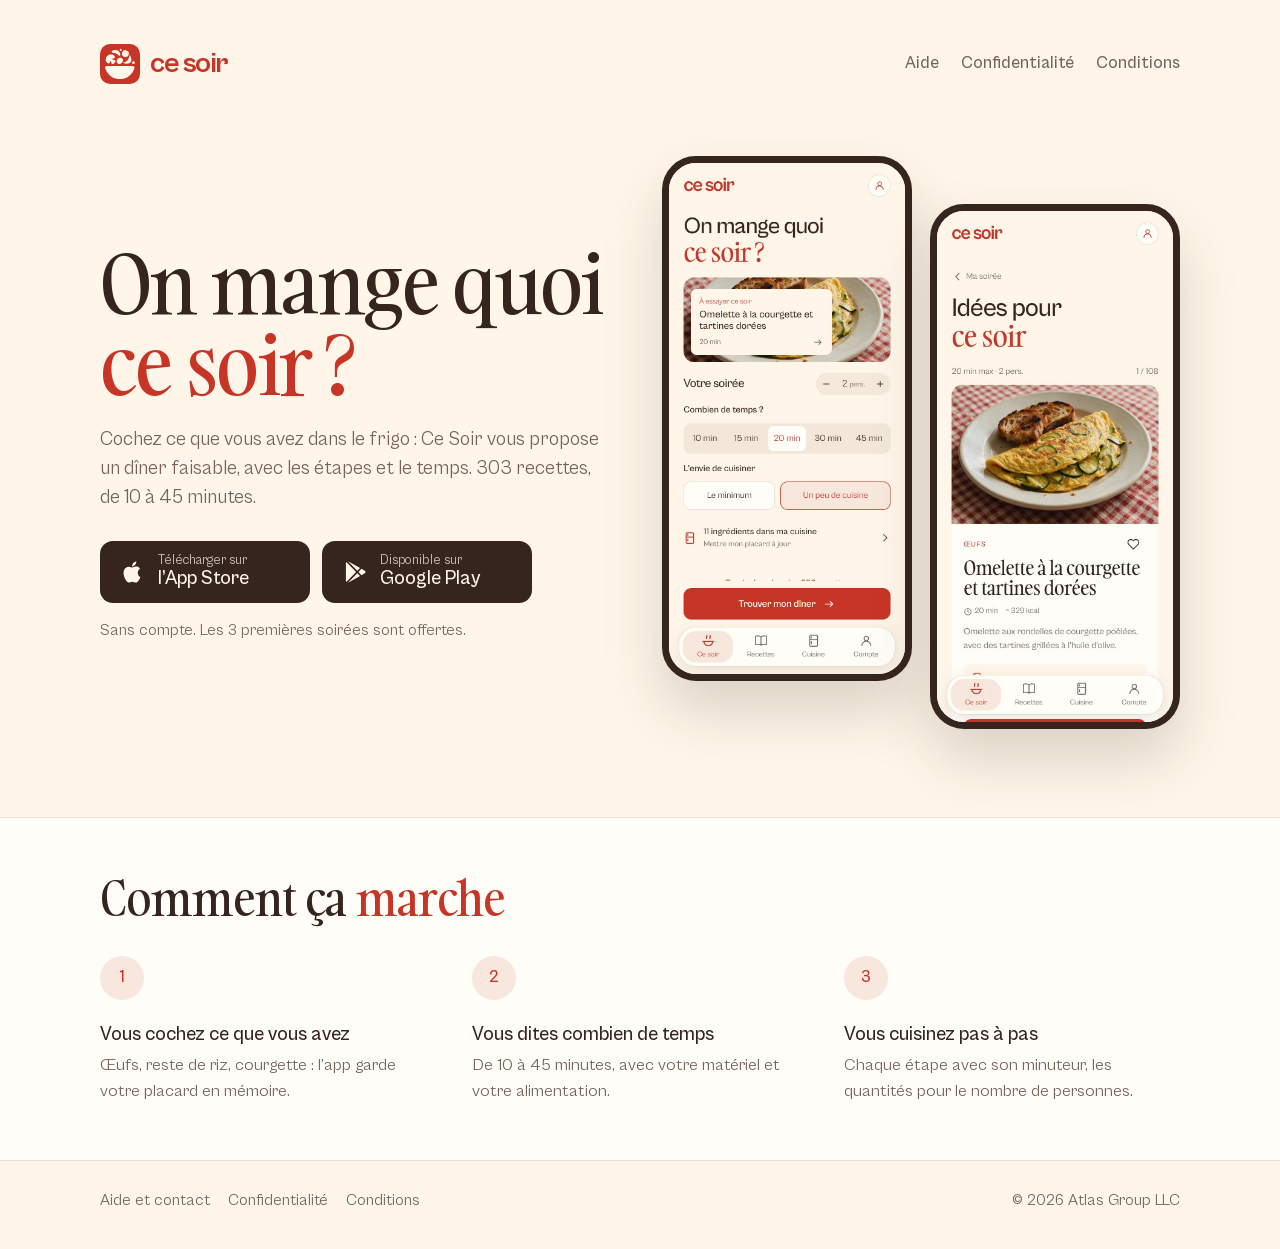
<file: index.html>
<!doctype html>
<html lang="fr">
<head>
<meta charset="utf-8">
<meta name="viewport" content="width=device-width, initial-scale=1">
<meta name="theme-color" content="#fff6e9">
<title>Ce Soir : on mange quoi ?</title>
<meta name="description" content="Cochez ce que vous avez dans le frigo : Ce Soir vous propose un dîner faisable, avec les étapes et le temps. Sur iPhone et Android.">
<meta property="og:title" content="Ce Soir : on mange quoi ?">
<meta property="og:description" content="Cochez ce que vous avez dans le frigo : Ce Soir vous propose un dîner faisable. 303 recettes, de 10 à 45 minutes.">
<meta property="og:image" content="https://cesoir.hyas.fr/assets/idee.jpg">
<link rel="icon" href="favicon.ico" sizes="any">
<link rel="icon" href="assets/app-icon.svg" type="image/svg+xml">
<link rel="apple-touch-icon" href="assets/app-icon-192.png">
<style>
@font-face { font-family: Cabinet; src: url(assets/cabinet-regular.woff2) format('woff2'); font-weight: 400; font-display: swap; }
@font-face { font-family: Cabinet; src: url(assets/cabinet-medium.woff2) format('woff2'); font-weight: 500; font-display: swap; }
@font-face { font-family: Cabinet; src: url(assets/cabinet-bold.woff2) format('woff2'); font-weight: 700; font-display: swap; }
@font-face { font-family: Gambarino; src: url(assets/gambarino.woff2) format('woff2'); font-display: swap; }
:root { --red: #c73527; --cream: #fff6e9; --paper: #fffdf8; --ink: #36251e; --muted: #75645a; --line: #e9ded0; --blush: #f8e7dc; }
* { box-sizing: border-box; }
html, body { margin: 0; background: var(--cream); color: var(--ink); font-family: Cabinet, system-ui, sans-serif; font-size: 17px; line-height: 1.5; -webkit-font-smoothing: antialiased; }
a { color: inherit; }
.cadre { max-width: 1120px; margin: 0 auto; padding: 0 20px; }

/* En-tête */
header.cadre { display: flex; align-items: center; justify-content: space-between; padding-top: 32px; padding-bottom: 24px; }
@media (min-width: 880px) { header.cadre { padding-top: 44px; } }
.marque { display: flex; align-items: center; gap: 10px; text-decoration: none; }
.marque img { width: 40px; height: 40px; border-radius: 10px; }
.marque span { font-weight: 700; font-size: 1.7rem; letter-spacing: -.05em; color: var(--red); line-height: 1; }
header nav a { text-decoration: none; color: var(--muted); font-weight: 500; margin-left: 22px; }
header nav a:hover { color: var(--ink); }
@media (max-width: 560px) { header nav { display: none; } .telephone { border-width: 5px; border-radius: 26px; } }

/* Accroche */
.accroche { display: grid; gap: 40px; padding-top: 24px; padding-bottom: 56px; align-items: center; }
h1 { font-family: Gambarino, Georgia, serif; font-weight: 400; font-size: clamp(2.8rem, 10vw, 4.8rem); line-height: 1; letter-spacing: -.02em; margin: 0 0 20px; }
h1 em { font-style: normal; color: var(--red); }
.intro { font-size: 1.15rem; color: var(--muted); max-width: 32em; margin: 0 0 28px; }
.stores { display: flex; flex-wrap: wrap; gap: 12px; }
.store { display: inline-flex; align-items: center; gap: 12px; min-width: 210px; padding: 12px 20px; border-radius: 13px; text-decoration: none;
  background: var(--ink); color: var(--cream); transition: transform .15s, background .15s; }
.store:hover { transform: translateY(-2px); background: #24170f; }
.store svg { width: 26px; height: 26px; flex: none; }
.store small { display: block; font-size: .78rem; opacity: .8; line-height: 1.1; }
.store b { display: block; font-weight: 500; font-size: 1.15rem; line-height: 1.2; }
.store.bientot { background: transparent; color: var(--muted); border: 1.5px solid var(--line); cursor: default; }
.store.bientot:hover { transform: none; background: transparent; }
.note { margin: 16px 0 0; font-size: .95rem; color: var(--muted); }

.telephones { position: relative; display: flex; justify-content: center; align-items: flex-start; gap: 18px; }
.telephone { width: min(42vw, 250px); border-radius: 34px; overflow: hidden; background: var(--paper);
  border: 7px solid var(--ink); box-shadow: 0 30px 60px rgba(54, 37, 30, .18); }
.telephone img { width: 100%; height: auto; display: block; }
.telephone.decale { margin-top: 48px; }

/* Étapes */
.etapes { background: var(--paper); border-top: 1px solid var(--line); border-bottom: 1px solid var(--line); }
.etapes .cadre { padding-top: 56px; padding-bottom: 56px; }
h2 { font-family: Gambarino, Georgia, serif; font-weight: 400; font-size: clamp(2rem, 6vw, 2.8rem); line-height: 1.05; letter-spacing: -.02em; margin: 0 0 32px; }
h2 em { font-style: normal; color: var(--red); }
ol { list-style: none; margin: 0; padding: 0; display: grid; gap: 28px; }
ol li { display: grid; grid-template-columns: 44px 1fr; gap: 14px; align-items: start; }
.num { width: 44px; height: 44px; border-radius: 50%; background: var(--blush); color: var(--red); display: grid; place-items: center; font-weight: 500; }
ol h3 { margin: 6px 0 4px; font-size: 1.15rem; font-weight: 500; }
ol p { margin: 0; color: var(--muted); }

/* Pied de page */
footer .cadre { display: flex; flex-wrap: wrap; justify-content: space-between; gap: 12px; padding-top: 28px; padding-bottom: 36px; color: var(--muted); font-size: .95rem; }
footer a { text-decoration: none; margin-right: 18px; }
footer a:hover { color: var(--ink); }

@media (min-width: 880px) {
  .accroche { grid-template-columns: 1.05fr 1fr; gap: 56px; padding-top: 48px; padding-bottom: 88px; }
  .telephone { width: 250px; }
  ol { grid-template-columns: repeat(3, 1fr); gap: 36px; }
  ol li { grid-template-columns: 1fr; }
}
@media (prefers-reduced-motion: reduce) { .store { transition: none; } }
</style>
</head>
<body>
<header class="cadre">
  <a class="marque" href="./" aria-label="Ce Soir"><img src="assets/app-icon.svg" alt=""><span>ce soir</span></a>
  <nav><a href="support.html">Aide</a><a href="confidentialite.html">Confidentialité</a><a href="conditions.html">Conditions</a></nav>
</header>

<main>
  <section class="cadre accroche">
    <div>
      <h1>On mange quoi<br><em>ce soir ?</em></h1>
      <p class="intro">Cochez ce que vous avez dans le frigo : Ce Soir vous propose un dîner faisable, avec les étapes et le temps. 303 recettes, de 10 à 45 minutes.</p>
      <div class="stores">
        <a class="store" href="https://apps.apple.com/fr/app/id6813799897">
          <svg viewBox="0 0 24 24" fill="currentColor" aria-hidden="true"><path d="M16.4 12.6c0-2.4 2-3.6 2.1-3.7-1.1-1.7-2.9-1.9-3.5-1.9-1.5-.2-2.9.9-3.7.9-.8 0-1.9-.9-3.2-.8-1.6 0-3.1 1-4 2.4-1.7 3-.4 7.4 1.2 9.8.8 1.2 1.8 2.5 3 2.4 1.2 0 1.7-.8 3.1-.8 1.5 0 1.9.8 3.2.8 1.3 0 2.1-1.2 2.9-2.4.9-1.3 1.3-2.7 1.3-2.7s-2.4-1-2.4-4ZM14 5.4c.7-.8 1.1-1.9 1-3-1 0-2.1.7-2.8 1.5-.6.7-1.2 1.8-1 2.9 1 .1 2.1-.6 2.8-1.4Z"/></svg>
          <span><small>Télécharger sur</small><b>l’App Store</b></span>
        </a>
        <a class="store" href="https://play.google.com/store/apps/details?id=com.karraz.cesoir">
          <svg viewBox="0 0 24 24" fill="currentColor" aria-hidden="true"><path d="M4 2.8c-.3.3-.4.7-.4 1.2v16c0 .5.1.9.4 1.2l9-9.2-9-9.2Zm10.1 10.3 2.6 2.6-11.2 6.3 8.6-8.9Zm0-2.2L5.5 2l11.2 6.3-2.6 2.6Zm3.9-1.8 3 1.7c.9.5.9 1.9 0 2.4l-3 1.7-2.8-2.9 2.8-2.9Z"/></svg>
          <span><small>Disponible sur</small><b>Google Play</b></span>
        </a>
      </div>
      <p class="note">Sans compte. Les 3 premières soirées sont offertes.</p>
    </div>
    <div class="telephones" aria-hidden="true">
      <div class="telephone"><img src="assets/accueil.jpg" alt=""></div>
      <div class="telephone decale"><img src="assets/idee.jpg" alt=""></div>
    </div>
  </section>

  <section class="etapes">
    <div class="cadre">
      <h2>Comment ça <em>marche</em></h2>
      <ol>
        <li><span class="num">1</span><div><h3>Vous cochez ce que vous avez</h3><p>Œufs, reste de riz, courgette : l’app garde votre placard en mémoire.</p></div></li>
        <li><span class="num">2</span><div><h3>Vous dites combien de temps</h3><p>De 10 à 45 minutes, avec votre matériel et votre alimentation.</p></div></li>
        <li><span class="num">3</span><div><h3>Vous cuisinez pas à pas</h3><p>Chaque étape avec son minuteur, les quantités pour le nombre de personnes.</p></div></li>
      </ol>
    </div>
  </section>
</main>

<footer>
  <div class="cadre">
    <div><a href="support.html">Aide et contact</a><a href="confidentialite.html">Confidentialité</a><a href="conditions.html">Conditions</a></div>
    <span>© 2026 Atlas Group LLC</span>
  </div>
</footer>
</body>
</html>
</file>
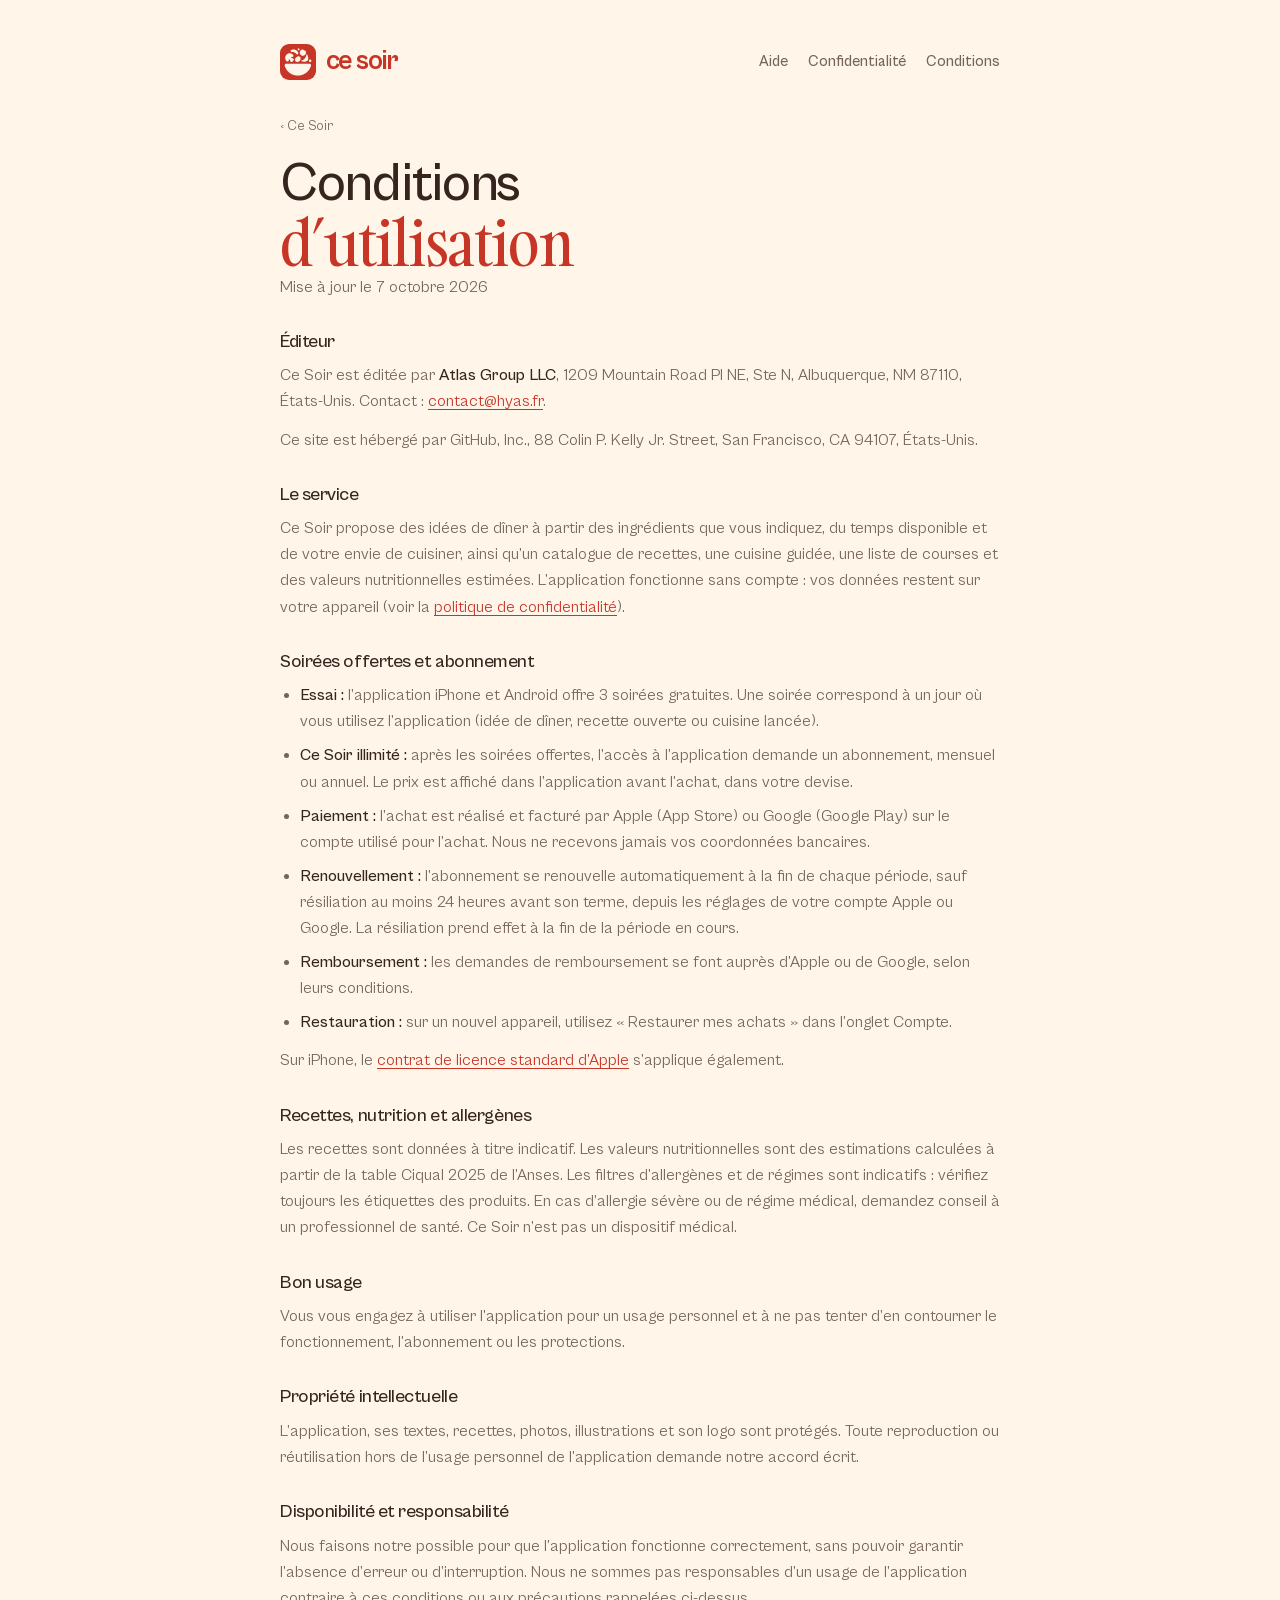
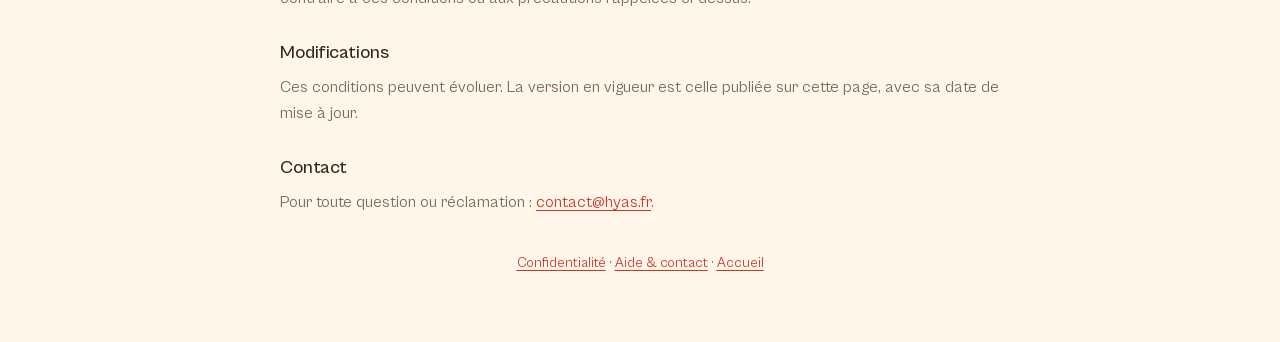
<file: conditions.html>
<!doctype html>
<html lang="fr">
<head>
  <meta charset="utf-8">
  <meta name="viewport" content="width=device-width, initial-scale=1, viewport-fit=cover">
  <meta name="theme-color" content="#fff6e9">
  <title>Conditions · Ce Soir</title>
  <meta name="description" content="Conditions d’utilisation et d’abonnement de l’application Ce Soir, mentions légales.">
  <link rel="icon" href="favicon.ico" sizes="any">
  <link rel="icon" href="assets/app-icon.svg" type="image/svg+xml">
  <link rel="apple-touch-icon" href="assets/app-icon-192.png">
  <link rel="stylesheet" href="v1.css">
  <link rel="stylesheet" href="pages.css">
</head>
<body>
  <div class="app-shell">
    <header class="app-header"><a href="./" class="brand site-brand" aria-label="Ce Soir, accueil"><img src="assets/app-icon.svg" alt="" width="36" height="36">ce soir</a><nav class="site-nav"><a href="support.html">Aide</a><a href="confidentialite.html">Confidentialité</a><a href="conditions.html">Conditions</a></nav></header>
    <main class="app-main legal">
      <a href="./" class="back-link">‹ Ce Soir</a>
      <div class="page-heading"><h1>Conditions <em>d’utilisation</em></h1><p>Mise à jour le 7 octobre 2026</p></div>

      <h2>Éditeur</h2>
      <p>Ce Soir est éditée par <strong>Atlas Group LLC</strong>, 1209 Mountain Road Pl NE, Ste N, Albuquerque, NM 87110, États-Unis. Contact : <a href="mailto:contact@hyas.fr?subject=Ce%20Soir">contact@hyas.fr</a>.</p>
      <p>Ce site est hébergé par GitHub, Inc., 88 Colin P. Kelly Jr. Street, San Francisco, CA 94107, États-Unis.</p>

      <h2>Le service</h2>
      <p>Ce Soir propose des idées de dîner à partir des ingrédients que vous indiquez, du temps disponible et de votre envie de cuisiner, ainsi qu’un catalogue de recettes, une cuisine guidée, une liste de courses et des valeurs nutritionnelles estimées. L’application fonctionne sans compte : vos données restent sur votre appareil (voir la <a href="confidentialite.html">politique de confidentialité</a>).</p>

      <h2>Soirées offertes et abonnement</h2>
      <ul>
        <li><strong>Essai :</strong> l’application iPhone et Android offre 3 soirées gratuites. Une soirée correspond à un jour où vous utilisez l’application (idée de dîner, recette ouverte ou cuisine lancée).</li>
        <li><strong>Ce Soir illimité :</strong> après les soirées offertes, l’accès à l’application demande un abonnement, mensuel ou annuel. Le prix est affiché dans l’application avant l’achat, dans votre devise.</li>
        <li><strong>Paiement :</strong> l’achat est réalisé et facturé par Apple (App Store) ou Google (Google Play) sur le compte utilisé pour l’achat. Nous ne recevons jamais vos coordonnées bancaires.</li>
        <li><strong>Renouvellement :</strong> l’abonnement se renouvelle automatiquement à la fin de chaque période, sauf résiliation au moins 24 heures avant son terme, depuis les réglages de votre compte Apple ou Google. La résiliation prend effet à la fin de la période en cours.</li>
        <li><strong>Remboursement :</strong> les demandes de remboursement se font auprès d’Apple ou de Google, selon leurs conditions.</li>
        <li><strong>Restauration :</strong> sur un nouvel appareil, utilisez « Restaurer mes achats » dans l’onglet Compte.</li>
      </ul>
      <p>Sur iPhone, le <a href="https://www.apple.com/legal/internet-services/itunes/dev/stdeula/" target="_blank" rel="noreferrer">contrat de licence standard d’Apple</a> s’applique également.</p>

      <h2>Recettes, nutrition et allergènes</h2>
      <p>Les recettes sont données à titre indicatif. Les valeurs nutritionnelles sont des estimations calculées à partir de la table Ciqual 2025 de l’Anses. Les filtres d’allergènes et de régimes sont indicatifs : vérifiez toujours les étiquettes des produits. En cas d’allergie sévère ou de régime médical, demandez conseil à un professionnel de santé. Ce Soir n’est pas un dispositif médical.</p>

      <h2>Bon usage</h2>
      <p>Vous vous engagez à utiliser l’application pour un usage personnel et à ne pas tenter d’en contourner le fonctionnement, l’abonnement ou les protections.</p>

      <h2>Propriété intellectuelle</h2>
      <p>L’application, ses textes, recettes, photos, illustrations et son logo sont protégés. Toute reproduction ou réutilisation hors de l’usage personnel de l’application demande notre accord écrit.</p>

      <h2>Disponibilité et responsabilité</h2>
      <p>Nous faisons notre possible pour que l’application fonctionne correctement, sans pouvoir garantir l’absence d’erreur ou d’interruption. Nous ne sommes pas responsables d’un usage de l’application contraire à ces conditions ou aux précautions rappelées ci-dessus.</p>

      <h2>Modifications</h2>
      <p>Ces conditions peuvent évoluer. La version en vigueur est celle publiée sur cette page, avec sa date de mise à jour.</p>

      <h2>Contact</h2>
      <p>Pour toute question ou réclamation : <a href="mailto:contact@hyas.fr?subject=Ce%20Soir">contact@hyas.fr</a>.</p>

      <p class="legal-links"><a href="confidentialite.html">Confidentialité</a> · <a href="support.html">Aide & contact</a> · <a href="./">Accueil</a></p>
    </main>
  </div>
</body>
</html>
</file>
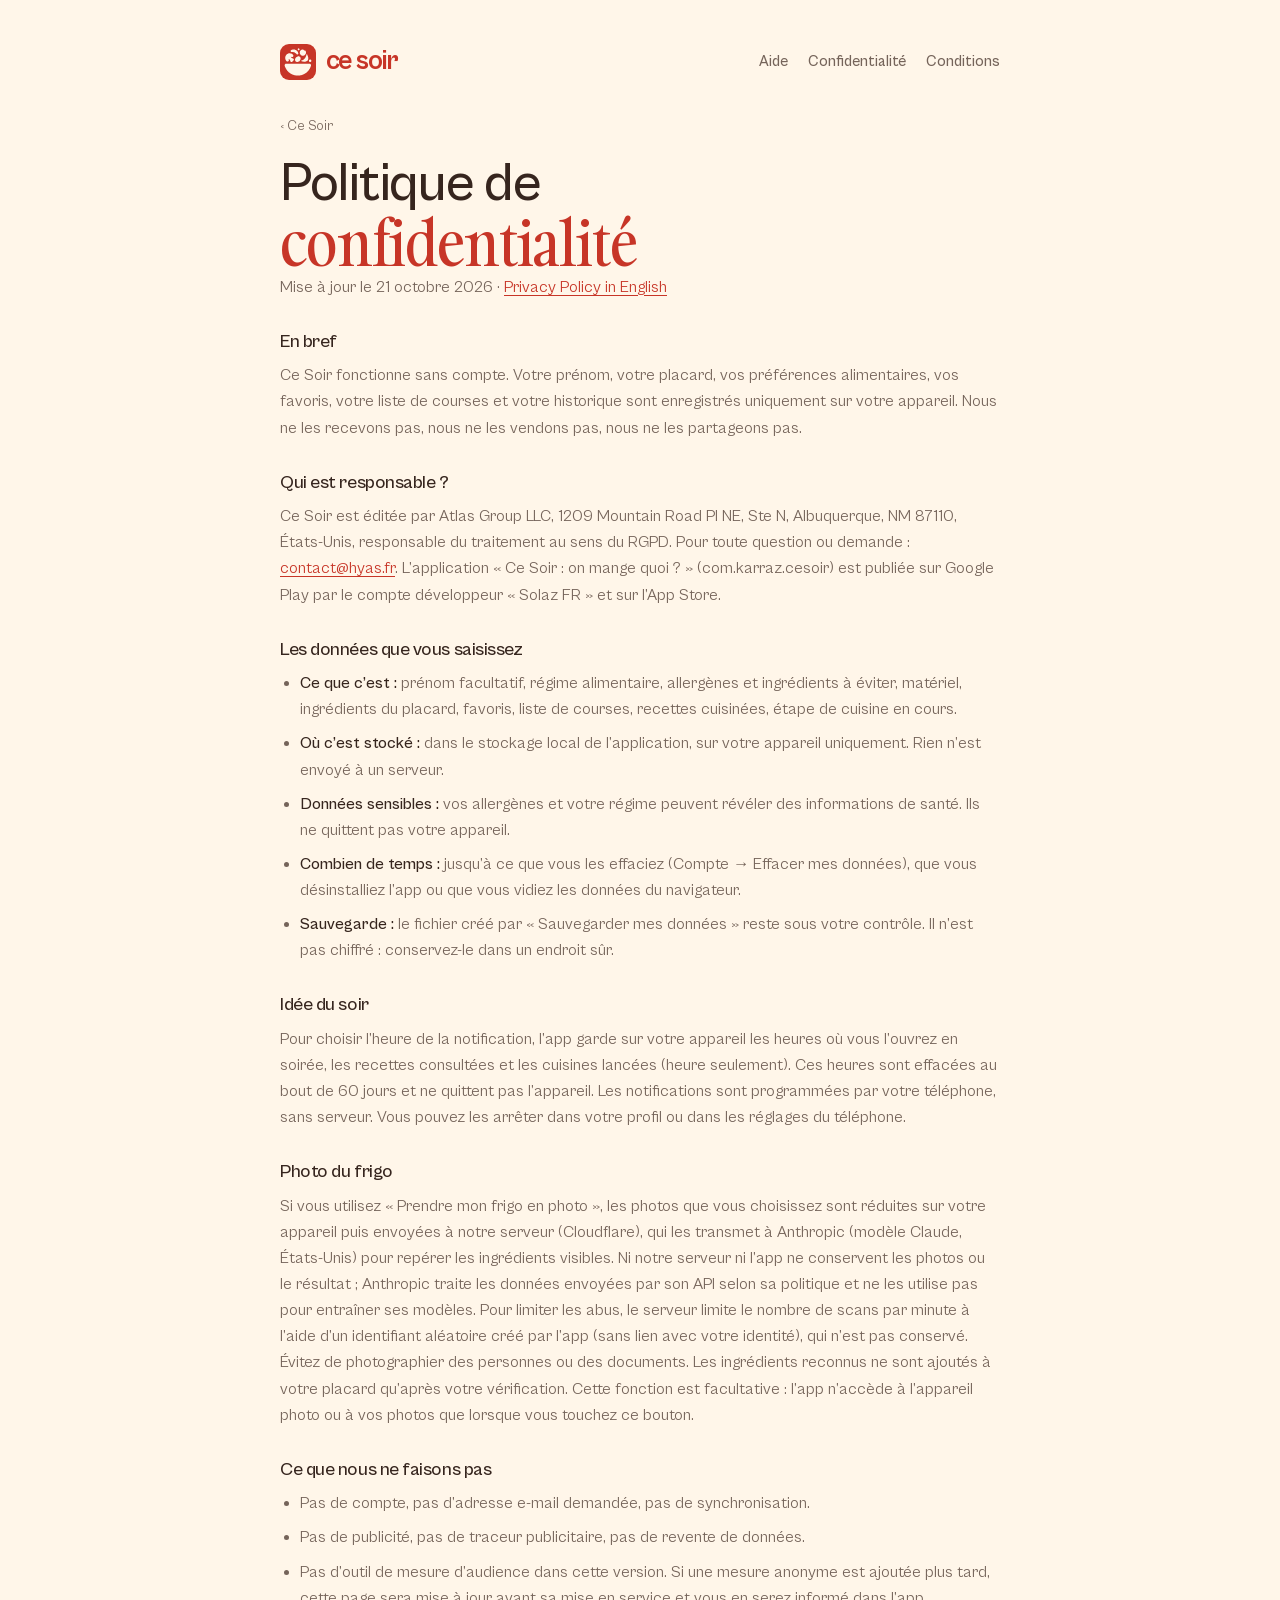
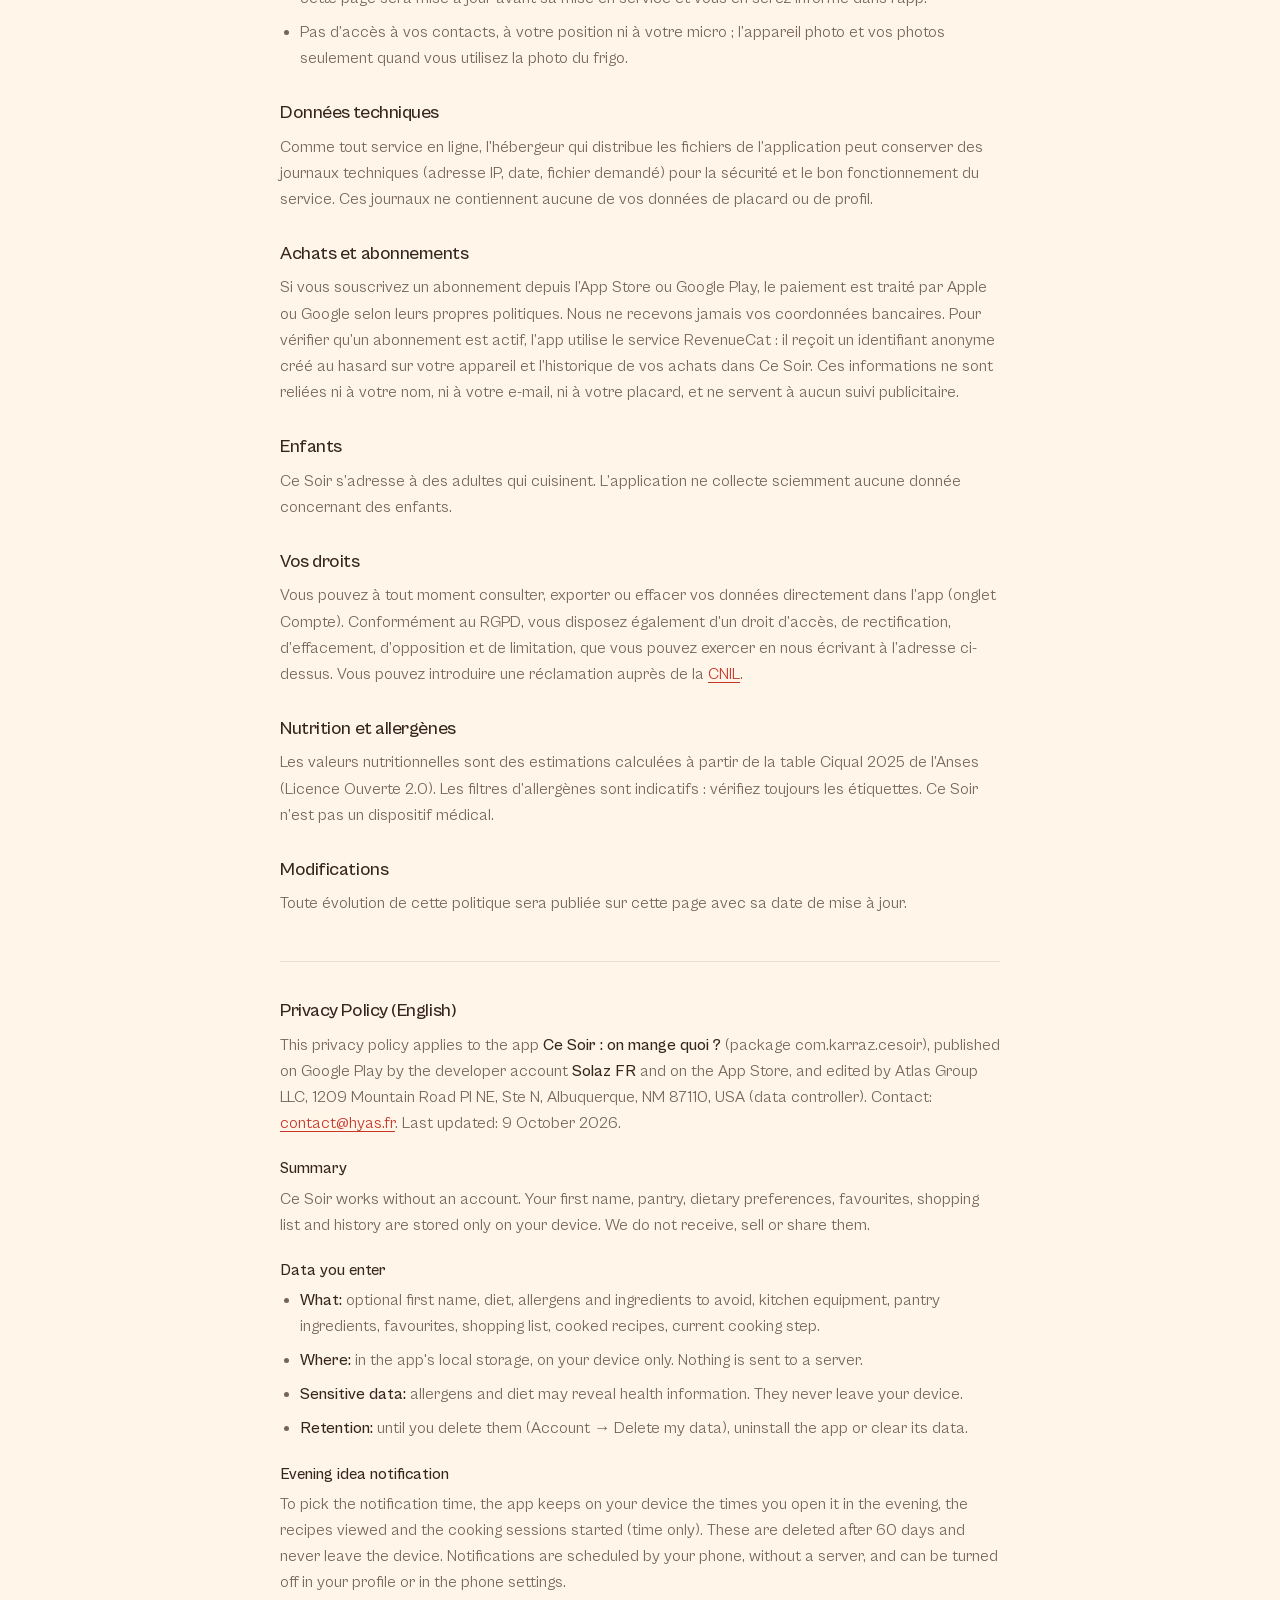
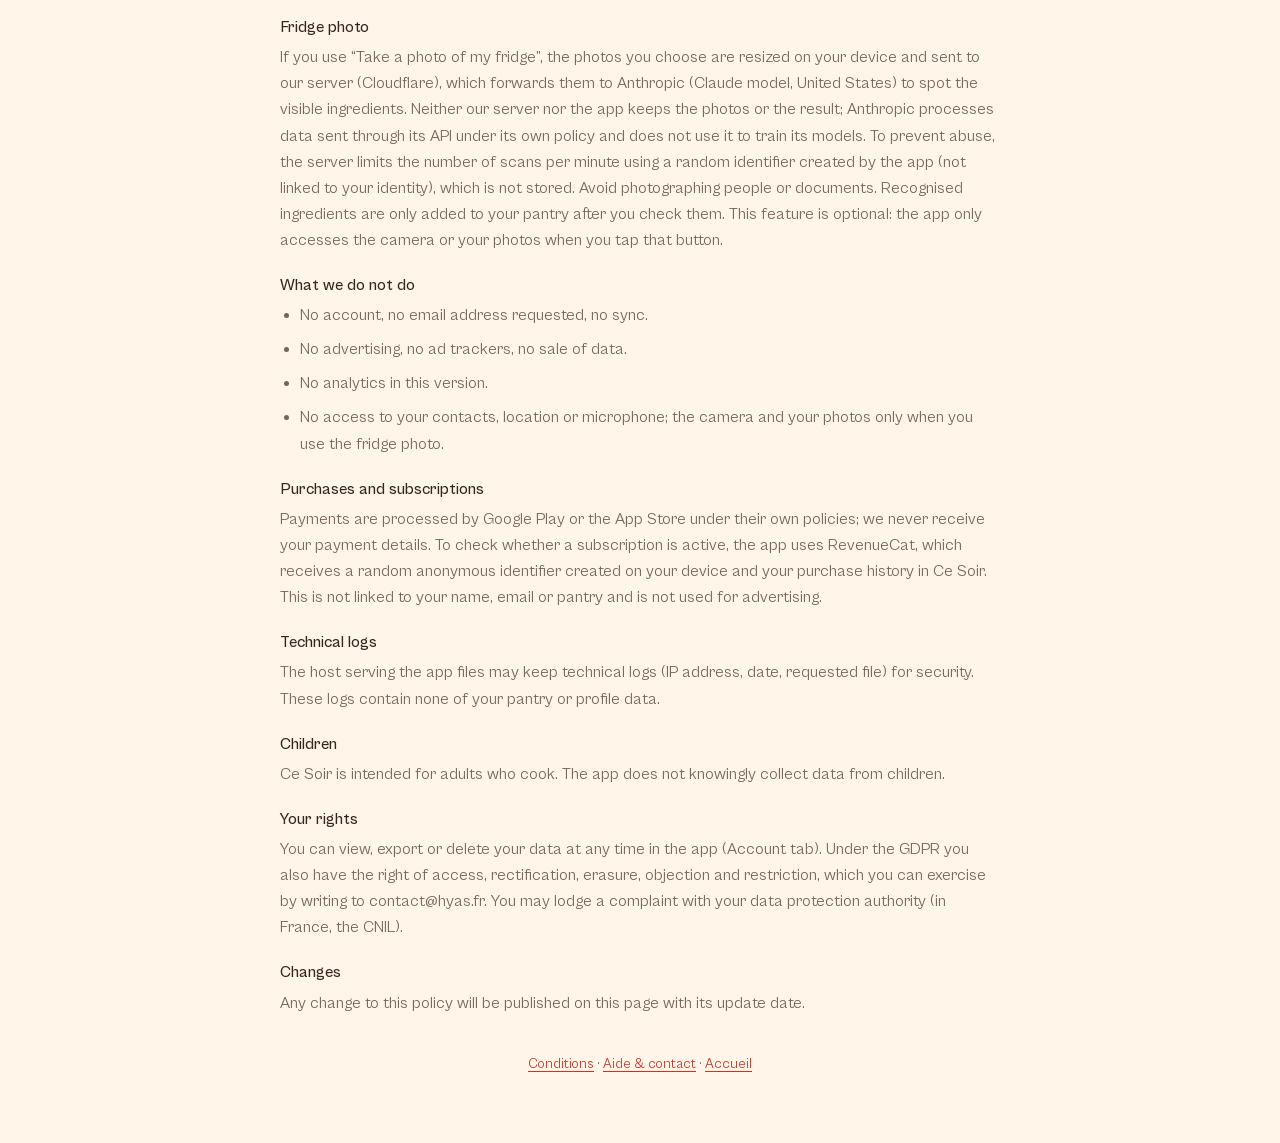
<file: confidentialite.html>
<!doctype html>
<html lang="fr">
<head>
  <meta charset="utf-8">
  <meta name="viewport" content="width=device-width, initial-scale=1, viewport-fit=cover">
  <meta name="theme-color" content="#fff6e9">
  <title>Politique de confidentialité · Ce Soir : on mange quoi ? · Privacy Policy</title>
  <meta name="description" content="Politique de confidentialité de l’application Ce Soir.">
  <link rel="icon" href="favicon.ico" sizes="any">
  <link rel="icon" href="assets/app-icon.svg" type="image/svg+xml">
  <link rel="apple-touch-icon" href="assets/app-icon-192.png">
  <link rel="stylesheet" href="v1.css">
  <link rel="stylesheet" href="pages.css">
</head>
<body>
  <div class="app-shell">
    <header class="app-header"><a href="./" class="brand site-brand" aria-label="Ce Soir, accueil"><img src="assets/app-icon.svg" alt="" width="36" height="36">ce soir</a><nav class="site-nav"><a href="support.html">Aide</a><a href="confidentialite.html">Confidentialité</a><a href="conditions.html">Conditions</a></nav></header>
    <main class="app-main legal">
      <a href="./" class="back-link">‹ Ce Soir</a>
      <div class="page-heading"><h1>Politique de <em>confidentialité</em></h1><p>Mise à jour le 21 octobre 2026 · <a href="#en">Privacy Policy in English</a></p></div>

      <h2>En bref</h2>
      <p>Ce Soir fonctionne sans compte. Votre prénom, votre placard, vos préférences alimentaires, vos favoris, votre liste de courses et votre historique sont enregistrés uniquement sur votre appareil. Nous ne les recevons pas, nous ne les vendons pas, nous ne les partageons pas.</p>

      <h2>Qui est responsable ?</h2>
      <p>Ce Soir est éditée par Atlas Group LLC, 1209 Mountain Road Pl NE, Ste N, Albuquerque, NM 87110, États-Unis, responsable du traitement au sens du RGPD. Pour toute question ou demande : <a href="mailto:contact@hyas.fr?subject=Ce%20Soir">contact@hyas.fr</a>. L’application « Ce Soir : on mange quoi ? » (com.karraz.cesoir) est publiée sur Google Play par le compte développeur « Solaz FR » et sur l’App Store.</p>

      <h2>Les données que vous saisissez</h2>
      <ul>
        <li><strong>Ce que c’est :</strong> prénom facultatif, régime alimentaire, allergènes et ingrédients à éviter, matériel, ingrédients du placard, favoris, liste de courses, recettes cuisinées, étape de cuisine en cours.</li>
        <li><strong>Où c’est stocké :</strong> dans le stockage local de l’application, sur votre appareil uniquement. Rien n’est envoyé à un serveur.</li>
        <li><strong>Données sensibles :</strong> vos allergènes et votre régime peuvent révéler des informations de santé. Ils ne quittent pas votre appareil.</li>
        <li><strong>Combien de temps :</strong> jusqu’à ce que vous les effaciez (Compte → Effacer mes données), que vous désinstalliez l’app ou que vous vidiez les données du navigateur.</li>
        <li><strong>Sauvegarde :</strong> le fichier créé par « Sauvegarder mes données » reste sous votre contrôle. Il n’est pas chiffré : conservez-le dans un endroit sûr.</li>
      </ul>

      <h2>Idée du soir</h2>
      <p>Pour choisir l’heure de la notification, l’app garde sur votre appareil les heures où vous l’ouvrez en soirée, les recettes consultées et les cuisines lancées (heure seulement). Ces heures sont effacées au bout de 60 jours et ne quittent pas l’appareil. Les notifications sont programmées par votre téléphone, sans serveur. Vous pouvez les arrêter dans votre profil ou dans les réglages du téléphone.</p>

      <h2>Photo du frigo</h2>
      <p>Si vous utilisez « Prendre mon frigo en photo », les photos que vous choisissez sont réduites sur votre appareil puis envoyées à notre serveur (Cloudflare), qui les transmet à Anthropic (modèle Claude, États-Unis) pour repérer les ingrédients visibles. Ni notre serveur ni l’app ne conservent les photos ou le résultat ; Anthropic traite les données envoyées par son API selon sa politique et ne les utilise pas pour entraîner ses modèles. Pour limiter les abus, le serveur limite le nombre de scans par minute à l’aide d’un identifiant aléatoire créé par l’app (sans lien avec votre identité), qui n’est pas conservé. Évitez de photographier des personnes ou des documents. Les ingrédients reconnus ne sont ajoutés à votre placard qu’après votre vérification. Cette fonction est facultative : l’app n’accède à l’appareil photo ou à vos photos que lorsque vous touchez ce bouton.</p>
      <h2>Ce que nous ne faisons pas</h2>
      <ul>
        <li>Pas de compte, pas d’adresse e-mail demandée, pas de synchronisation.</li>
        <li>Pas de publicité, pas de traceur publicitaire, pas de revente de données.</li>
        <li>Pas d’outil de mesure d’audience dans cette version. Si une mesure anonyme est ajoutée plus tard, cette page sera mise à jour avant sa mise en service et vous en serez informé dans l’app.</li>
        <li>Pas d’accès à vos contacts, à votre position ni à votre micro ; l’appareil photo et vos photos seulement quand vous utilisez la photo du frigo.</li>
      </ul>

      <h2>Données techniques</h2>
      <p>Comme tout service en ligne, l’hébergeur qui distribue les fichiers de l’application peut conserver des journaux techniques (adresse IP, date, fichier demandé) pour la sécurité et le bon fonctionnement du service. Ces journaux ne contiennent aucune de vos données de placard ou de profil.</p>

      <h2>Achats et abonnements</h2>
      <p>Si vous souscrivez un abonnement depuis l’App Store ou Google Play, le paiement est traité par Apple ou Google selon leurs propres politiques. Nous ne recevons jamais vos coordonnées bancaires. Pour vérifier qu’un abonnement est actif, l’app utilise le service RevenueCat : il reçoit un identifiant anonyme créé au hasard sur votre appareil et l’historique de vos achats dans Ce Soir. Ces informations ne sont reliées ni à votre nom, ni à votre e-mail, ni à votre placard, et ne servent à aucun suivi publicitaire.</p>

      <h2>Enfants</h2>
      <p>Ce Soir s’adresse à des adultes qui cuisinent. L’application ne collecte sciemment aucune donnée concernant des enfants.</p>

      <h2>Vos droits</h2>
      <p>Vous pouvez à tout moment consulter, exporter ou effacer vos données directement dans l’app (onglet Compte). Conformément au RGPD, vous disposez également d’un droit d’accès, de rectification, d’effacement, d’opposition et de limitation, que vous pouvez exercer en nous écrivant à l’adresse ci-dessus. Vous pouvez introduire une réclamation auprès de la <a href="https://www.cnil.fr" target="_blank" rel="noreferrer">CNIL</a>.</p>

      <h2>Nutrition et allergènes</h2>
      <p>Les valeurs nutritionnelles sont des estimations calculées à partir de la table Ciqual 2025 de l’Anses (Licence Ouverte 2.0). Les filtres d’allergènes sont indicatifs : vérifiez toujours les étiquettes. Ce Soir n’est pas un dispositif médical.</p>

      <h2>Modifications</h2>
      <p>Toute évolution de cette politique sera publiée sur cette page avec sa date de mise à jour.</p>

      <section id="en" lang="en">
      <h2>Privacy Policy (English)</h2>
      <p>This privacy policy applies to the app <strong>Ce Soir : on mange quoi ?</strong> (package com.karraz.cesoir), published on Google Play by the developer account <strong>Solaz FR</strong> and on the App Store, and edited by Atlas Group LLC, 1209 Mountain Road Pl NE, Ste N, Albuquerque, NM 87110, USA (data controller). Contact: <a href="mailto:contact@hyas.fr?subject=Ce%20Soir">contact@hyas.fr</a>. Last updated: 9 October 2026.</p>
      <h3>Summary</h3>
      <p>Ce Soir works without an account. Your first name, pantry, dietary preferences, favourites, shopping list and history are stored only on your device. We do not receive, sell or share them.</p>
      <h3>Data you enter</h3>
      <ul>
        <li><strong>What:</strong> optional first name, diet, allergens and ingredients to avoid, kitchen equipment, pantry ingredients, favourites, shopping list, cooked recipes, current cooking step.</li>
        <li><strong>Where:</strong> in the app's local storage, on your device only. Nothing is sent to a server.</li>
        <li><strong>Sensitive data:</strong> allergens and diet may reveal health information. They never leave your device.</li>
        <li><strong>Retention:</strong> until you delete them (Account → Delete my data), uninstall the app or clear its data.</li>
      </ul>
      <h3>Evening idea notification</h3>
      <p>To pick the notification time, the app keeps on your device the times you open it in the evening, the recipes viewed and the cooking sessions started (time only). These are deleted after 60 days and never leave the device. Notifications are scheduled by your phone, without a server, and can be turned off in your profile or in the phone settings.</p>
      <h3>Fridge photo</h3>
      <p>If you use “Take a photo of my fridge”, the photos you choose are resized on your device and sent to our server (Cloudflare), which forwards them to Anthropic (Claude model, United States) to spot the visible ingredients. Neither our server nor the app keeps the photos or the result; Anthropic processes data sent through its API under its own policy and does not use it to train its models. To prevent abuse, the server limits the number of scans per minute using a random identifier created by the app (not linked to your identity), which is not stored. Avoid photographing people or documents. Recognised ingredients are only added to your pantry after you check them. This feature is optional: the app only accesses the camera or your photos when you tap that button.</p>
      <h3>What we do not do</h3>
      <ul>
        <li>No account, no email address requested, no sync.</li>
        <li>No advertising, no ad trackers, no sale of data.</li>
        <li>No analytics in this version.</li>
        <li>No access to your contacts, location or microphone; the camera and your photos only when you use the fridge photo.</li>
      </ul>
      <h3>Purchases and subscriptions</h3>
      <p>Payments are processed by Google Play or the App Store under their own policies; we never receive your payment details. To check whether a subscription is active, the app uses RevenueCat, which receives a random anonymous identifier created on your device and your purchase history in Ce Soir. This is not linked to your name, email or pantry and is not used for advertising.</p>
      <h3>Technical logs</h3>
      <p>The host serving the app files may keep technical logs (IP address, date, requested file) for security. These logs contain none of your pantry or profile data.</p>
      <h3>Children</h3>
      <p>Ce Soir is intended for adults who cook. The app does not knowingly collect data from children.</p>
      <h3>Your rights</h3>
      <p>You can view, export or delete your data at any time in the app (Account tab). Under the GDPR you also have the right of access, rectification, erasure, objection and restriction, which you can exercise by writing to contact@hyas.fr. You may lodge a complaint with your data protection authority (in France, the CNIL).</p>
      <h3>Changes</h3>
      <p>Any change to this policy will be published on this page with its update date.</p>
      </section>

      <p class="legal-links"><a href="conditions.html">Conditions</a> · <a href="support.html">Aide & contact</a> · <a href="./">Accueil</a></p>
    </main>
  </div>
</body>
</html>
</file>
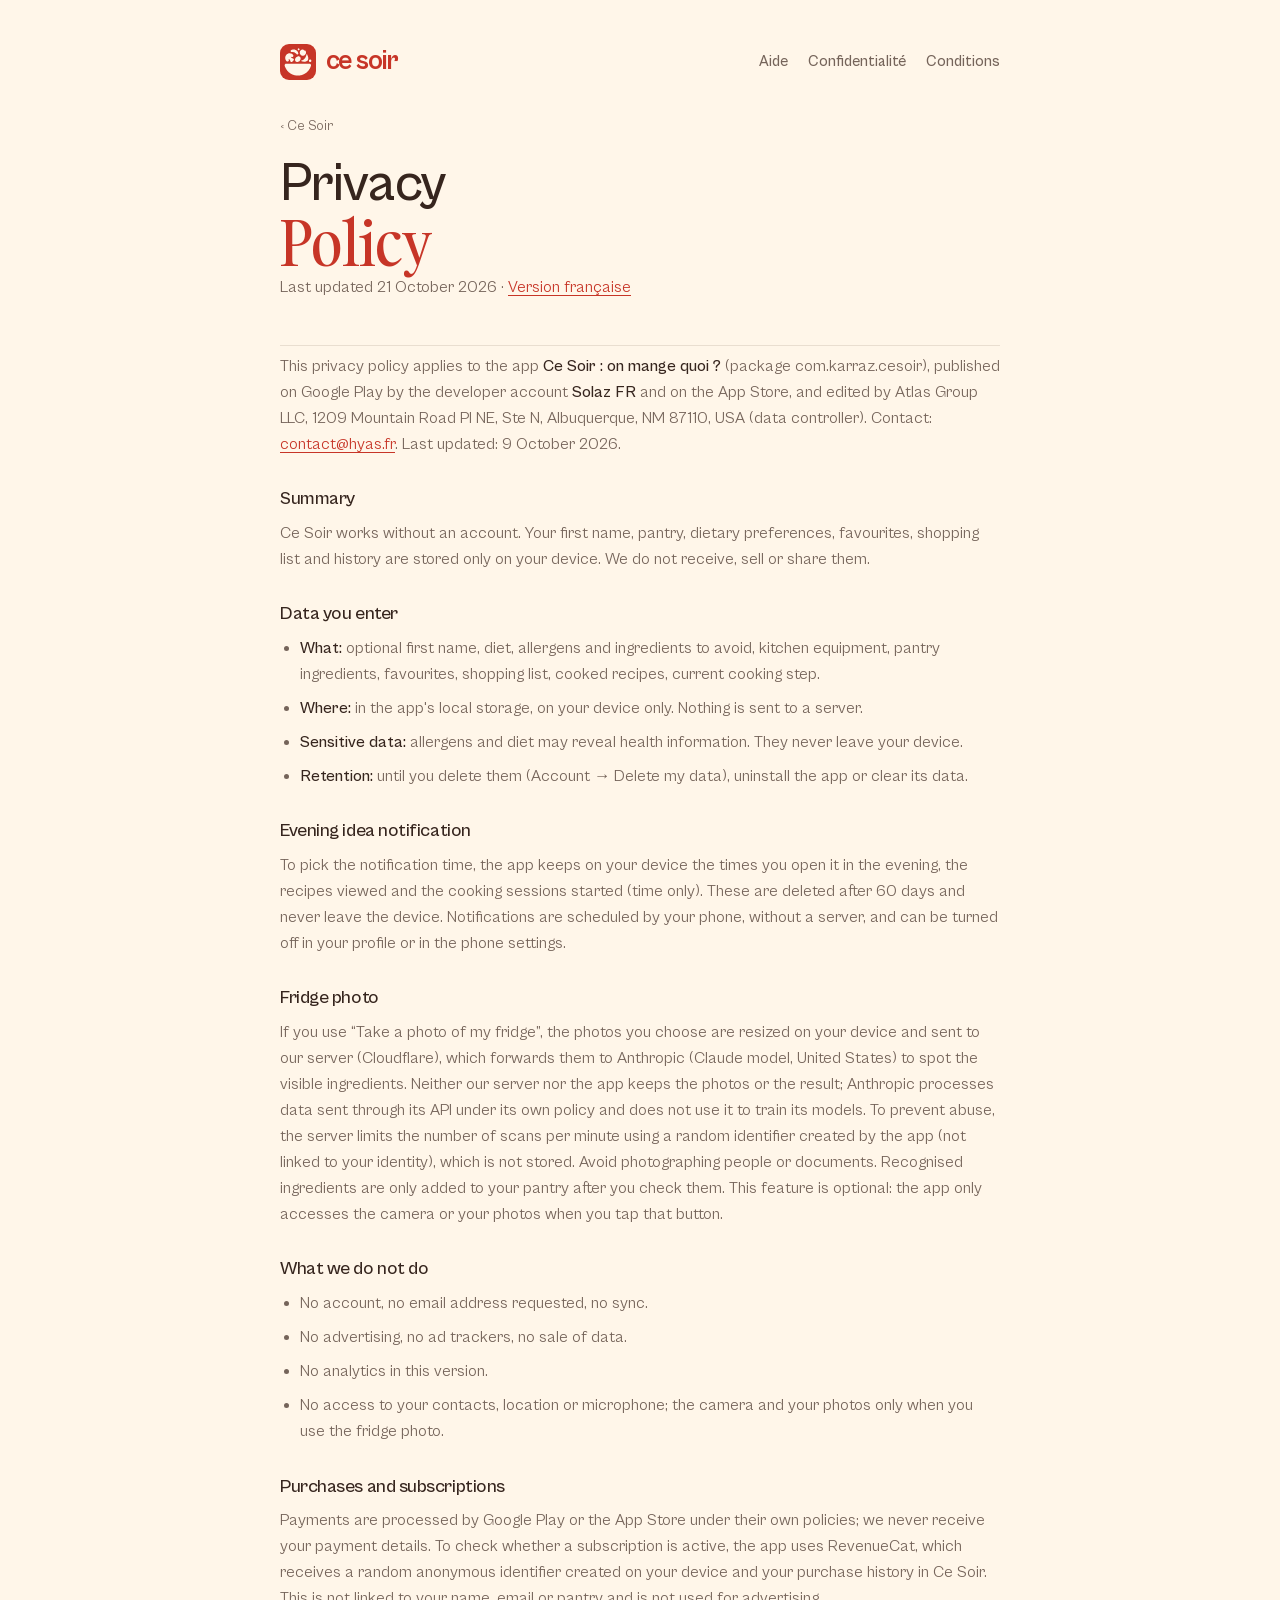
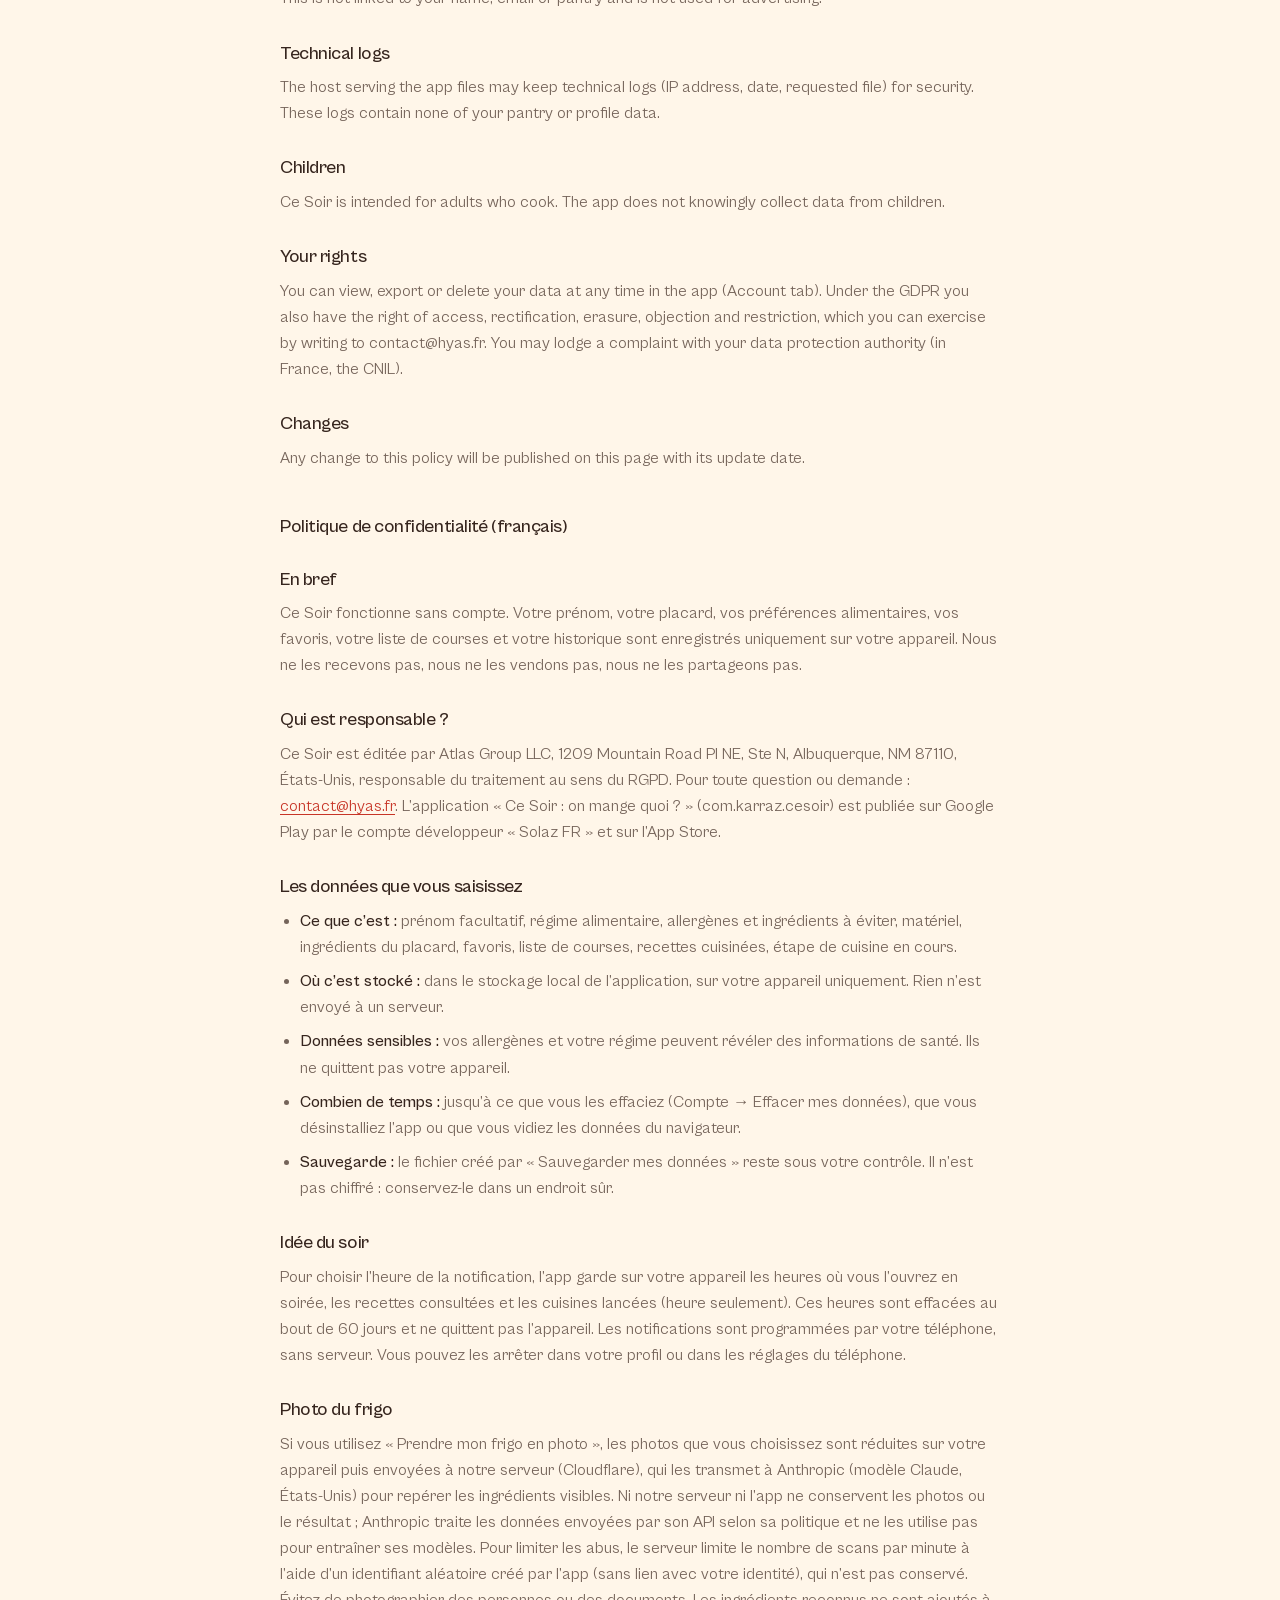
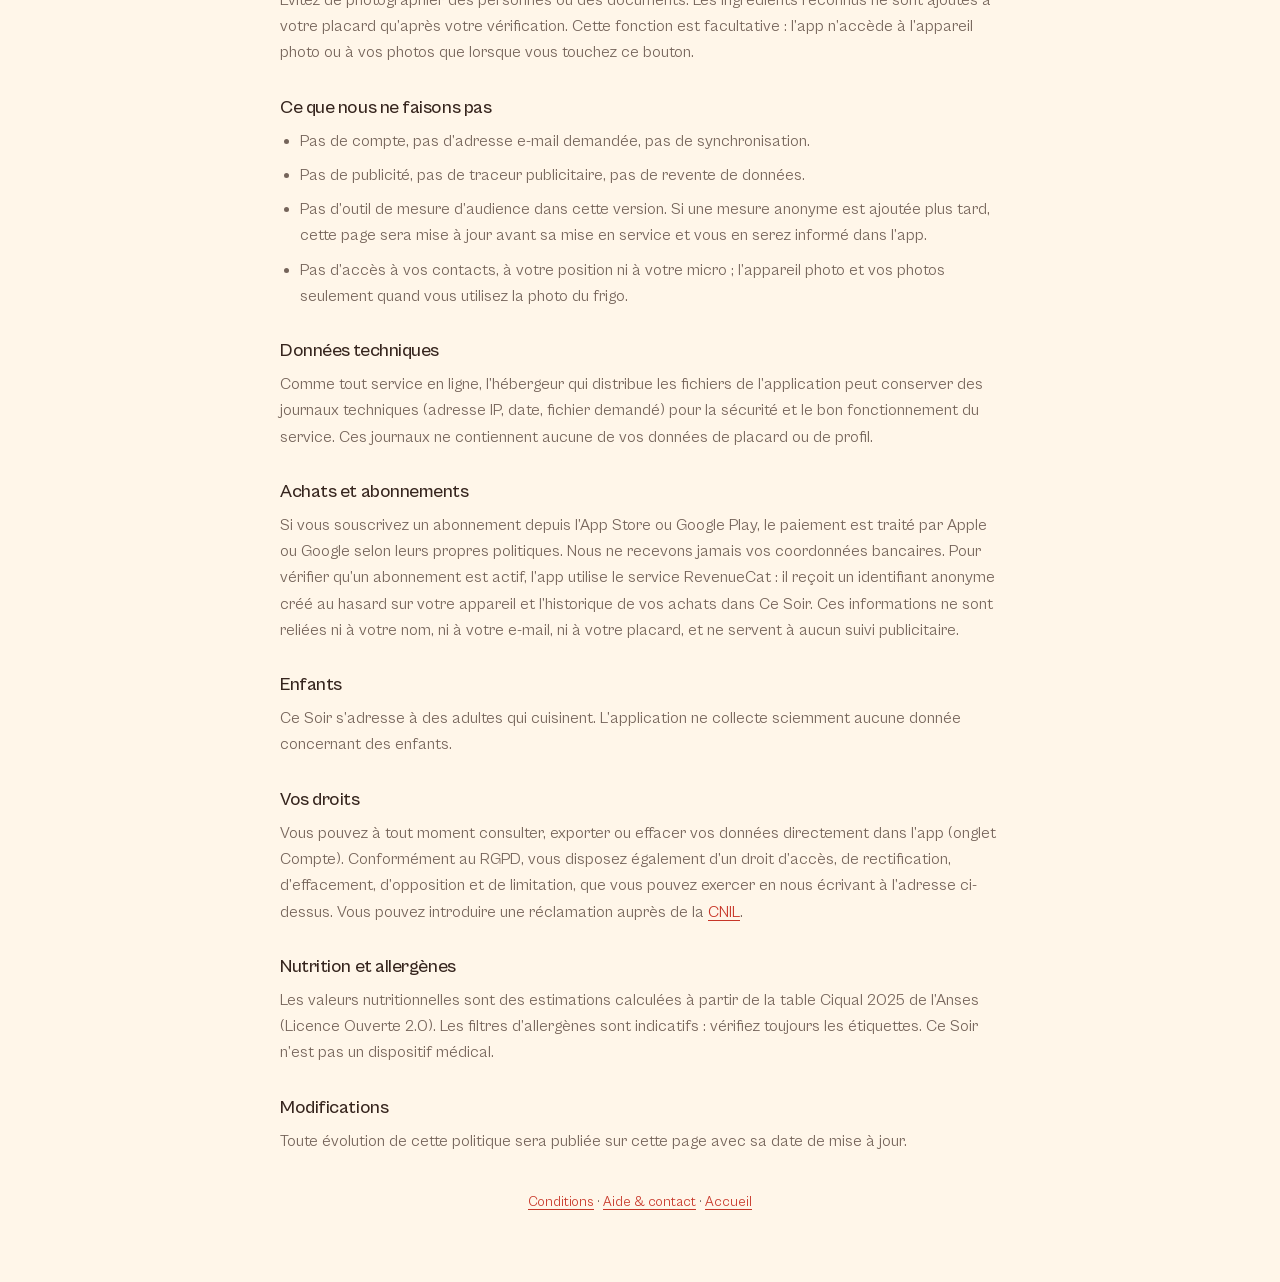
<file: privacy.html>
<!doctype html>
<html lang="en">
<head>
  <meta charset="utf-8">
  <meta name="viewport" content="width=device-width, initial-scale=1, viewport-fit=cover">
  <meta name="theme-color" content="#fff6e9">
  <title>Privacy Policy · Ce Soir : on mange quoi ?</title>
  <meta name="description" content="Privacy Policy of the app Ce Soir : on mange quoi ?">
  <link rel="icon" href="favicon.ico" sizes="any">
  <link rel="icon" href="assets/app-icon.svg" type="image/svg+xml">
  <link rel="apple-touch-icon" href="assets/app-icon-192.png">
  <link rel="stylesheet" href="v1.css">
  <link rel="stylesheet" href="pages.css">
</head>
<body>
  <div class="app-shell">
    <header class="app-header"><a href="./" class="brand site-brand" aria-label="Ce Soir, accueil"><img src="assets/app-icon.svg" alt="" width="36" height="36">ce soir</a><nav class="site-nav"><a href="support.html">Aide</a><a href="confidentialite.html">Confidentialité</a><a href="conditions.html">Conditions</a></nav></header>
    <main class="app-main legal">
      <a href="./" class="back-link">‹ Ce Soir</a>
      <div class="page-heading"><h1>Privacy <em>Policy</em></h1><p>Last updated 21 October 2026 · <a href="#fr">Version française</a></p></div>

      <section id="en">
            <p>This privacy policy applies to the app <strong>Ce Soir : on mange quoi ?</strong> (package com.karraz.cesoir), published on Google Play by the developer account <strong>Solaz FR</strong> and on the App Store, and edited by Atlas Group LLC, 1209 Mountain Road Pl NE, Ste N, Albuquerque, NM 87110, USA (data controller). Contact: <a href="mailto:contact@hyas.fr?subject=Ce%20Soir">contact@hyas.fr</a>. Last updated: 9 October 2026.</p>
      <h2>Summary</h2>
      <p>Ce Soir works without an account. Your first name, pantry, dietary preferences, favourites, shopping list and history are stored only on your device. We do not receive, sell or share them.</p>
      <h2>Data you enter</h2>
      <ul>
        <li><strong>What:</strong> optional first name, diet, allergens and ingredients to avoid, kitchen equipment, pantry ingredients, favourites, shopping list, cooked recipes, current cooking step.</li>
        <li><strong>Where:</strong> in the app's local storage, on your device only. Nothing is sent to a server.</li>
        <li><strong>Sensitive data:</strong> allergens and diet may reveal health information. They never leave your device.</li>
        <li><strong>Retention:</strong> until you delete them (Account → Delete my data), uninstall the app or clear its data.</li>
      </ul>
      <h2>Evening idea notification</h2>
      <p>To pick the notification time, the app keeps on your device the times you open it in the evening, the recipes viewed and the cooking sessions started (time only). These are deleted after 60 days and never leave the device. Notifications are scheduled by your phone, without a server, and can be turned off in your profile or in the phone settings.</p>
      <h2>Fridge photo</h2>
      <p>If you use “Take a photo of my fridge”, the photos you choose are resized on your device and sent to our server (Cloudflare), which forwards them to Anthropic (Claude model, United States) to spot the visible ingredients. Neither our server nor the app keeps the photos or the result; Anthropic processes data sent through its API under its own policy and does not use it to train its models. To prevent abuse, the server limits the number of scans per minute using a random identifier created by the app (not linked to your identity), which is not stored. Avoid photographing people or documents. Recognised ingredients are only added to your pantry after you check them. This feature is optional: the app only accesses the camera or your photos when you tap that button.</p>
      <h2>What we do not do</h2>
      <ul>
        <li>No account, no email address requested, no sync.</li>
        <li>No advertising, no ad trackers, no sale of data.</li>
        <li>No analytics in this version.</li>
        <li>No access to your contacts, location or microphone; the camera and your photos only when you use the fridge photo.</li>
      </ul>
      <h2>Purchases and subscriptions</h2>
      <p>Payments are processed by Google Play or the App Store under their own policies; we never receive your payment details. To check whether a subscription is active, the app uses RevenueCat, which receives a random anonymous identifier created on your device and your purchase history in Ce Soir. This is not linked to your name, email or pantry and is not used for advertising.</p>
      <h2>Technical logs</h2>
      <p>The host serving the app files may keep technical logs (IP address, date, requested file) for security. These logs contain none of your pantry or profile data.</p>
      <h2>Children</h2>
      <p>Ce Soir is intended for adults who cook. The app does not knowingly collect data from children.</p>
      <h2>Your rights</h2>
      <p>You can view, export or delete your data at any time in the app (Account tab). Under the GDPR you also have the right of access, rectification, erasure, objection and restriction, which you can exercise by writing to contact@hyas.fr. You may lodge a complaint with your data protection authority (in France, the CNIL).</p>
      <h2>Changes</h2>
      <p>Any change to this policy will be published on this page with its update date.</p>
      </section>

      <section id="fr" lang="fr">
      <h2 style="margin-top:44px">Politique de confidentialité (français)</h2>

      <h2>En bref</h2>
      <p>Ce Soir fonctionne sans compte. Votre prénom, votre placard, vos préférences alimentaires, vos favoris, votre liste de courses et votre historique sont enregistrés uniquement sur votre appareil. Nous ne les recevons pas, nous ne les vendons pas, nous ne les partageons pas.</p>

      <h2>Qui est responsable ?</h2>
      <p>Ce Soir est éditée par Atlas Group LLC, 1209 Mountain Road Pl NE, Ste N, Albuquerque, NM 87110, États-Unis, responsable du traitement au sens du RGPD. Pour toute question ou demande : <a href="mailto:contact@hyas.fr?subject=Ce%20Soir">contact@hyas.fr</a>. L’application « Ce Soir : on mange quoi ? » (com.karraz.cesoir) est publiée sur Google Play par le compte développeur « Solaz FR » et sur l’App Store.</p>

      <h2>Les données que vous saisissez</h2>
      <ul>
        <li><strong>Ce que c’est :</strong> prénom facultatif, régime alimentaire, allergènes et ingrédients à éviter, matériel, ingrédients du placard, favoris, liste de courses, recettes cuisinées, étape de cuisine en cours.</li>
        <li><strong>Où c’est stocké :</strong> dans le stockage local de l’application, sur votre appareil uniquement. Rien n’est envoyé à un serveur.</li>
        <li><strong>Données sensibles :</strong> vos allergènes et votre régime peuvent révéler des informations de santé. Ils ne quittent pas votre appareil.</li>
        <li><strong>Combien de temps :</strong> jusqu’à ce que vous les effaciez (Compte → Effacer mes données), que vous désinstalliez l’app ou que vous vidiez les données du navigateur.</li>
        <li><strong>Sauvegarde :</strong> le fichier créé par « Sauvegarder mes données » reste sous votre contrôle. Il n’est pas chiffré : conservez-le dans un endroit sûr.</li>
      </ul>

      <h2>Idée du soir</h2>
      <p>Pour choisir l’heure de la notification, l’app garde sur votre appareil les heures où vous l’ouvrez en soirée, les recettes consultées et les cuisines lancées (heure seulement). Ces heures sont effacées au bout de 60 jours et ne quittent pas l’appareil. Les notifications sont programmées par votre téléphone, sans serveur. Vous pouvez les arrêter dans votre profil ou dans les réglages du téléphone.</p>

      <h2>Photo du frigo</h2>
      <p>Si vous utilisez « Prendre mon frigo en photo », les photos que vous choisissez sont réduites sur votre appareil puis envoyées à notre serveur (Cloudflare), qui les transmet à Anthropic (modèle Claude, États-Unis) pour repérer les ingrédients visibles. Ni notre serveur ni l’app ne conservent les photos ou le résultat ; Anthropic traite les données envoyées par son API selon sa politique et ne les utilise pas pour entraîner ses modèles. Pour limiter les abus, le serveur limite le nombre de scans par minute à l’aide d’un identifiant aléatoire créé par l’app (sans lien avec votre identité), qui n’est pas conservé. Évitez de photographier des personnes ou des documents. Les ingrédients reconnus ne sont ajoutés à votre placard qu’après votre vérification. Cette fonction est facultative : l’app n’accède à l’appareil photo ou à vos photos que lorsque vous touchez ce bouton.</p>
      <h2>Ce que nous ne faisons pas</h2>
      <ul>
        <li>Pas de compte, pas d’adresse e-mail demandée, pas de synchronisation.</li>
        <li>Pas de publicité, pas de traceur publicitaire, pas de revente de données.</li>
        <li>Pas d’outil de mesure d’audience dans cette version. Si une mesure anonyme est ajoutée plus tard, cette page sera mise à jour avant sa mise en service et vous en serez informé dans l’app.</li>
        <li>Pas d’accès à vos contacts, à votre position ni à votre micro ; l’appareil photo et vos photos seulement quand vous utilisez la photo du frigo.</li>
      </ul>

      <h2>Données techniques</h2>
      <p>Comme tout service en ligne, l’hébergeur qui distribue les fichiers de l’application peut conserver des journaux techniques (adresse IP, date, fichier demandé) pour la sécurité et le bon fonctionnement du service. Ces journaux ne contiennent aucune de vos données de placard ou de profil.</p>

      <h2>Achats et abonnements</h2>
      <p>Si vous souscrivez un abonnement depuis l’App Store ou Google Play, le paiement est traité par Apple ou Google selon leurs propres politiques. Nous ne recevons jamais vos coordonnées bancaires. Pour vérifier qu’un abonnement est actif, l’app utilise le service RevenueCat : il reçoit un identifiant anonyme créé au hasard sur votre appareil et l’historique de vos achats dans Ce Soir. Ces informations ne sont reliées ni à votre nom, ni à votre e-mail, ni à votre placard, et ne servent à aucun suivi publicitaire.</p>

      <h2>Enfants</h2>
      <p>Ce Soir s’adresse à des adultes qui cuisinent. L’application ne collecte sciemment aucune donnée concernant des enfants.</p>

      <h2>Vos droits</h2>
      <p>Vous pouvez à tout moment consulter, exporter ou effacer vos données directement dans l’app (onglet Compte). Conformément au RGPD, vous disposez également d’un droit d’accès, de rectification, d’effacement, d’opposition et de limitation, que vous pouvez exercer en nous écrivant à l’adresse ci-dessus. Vous pouvez introduire une réclamation auprès de la <a href="https://www.cnil.fr" target="_blank" rel="noreferrer">CNIL</a>.</p>

      <h2>Nutrition et allergènes</h2>
      <p>Les valeurs nutritionnelles sont des estimations calculées à partir de la table Ciqual 2025 de l’Anses (Licence Ouverte 2.0). Les filtres d’allergènes sont indicatifs : vérifiez toujours les étiquettes. Ce Soir n’est pas un dispositif médical.</p>

      <h2>Modifications</h2>
      <p>Toute évolution de cette politique sera publiée sur cette page avec sa date de mise à jour.</p>

      </section>

      <p class="legal-links"><a href="conditions.html">Conditions</a> · <a href="support.html">Aide & contact</a> · <a href="./">Accueil</a></p>
    </main>
  </div>
</body>
</html>
</file>
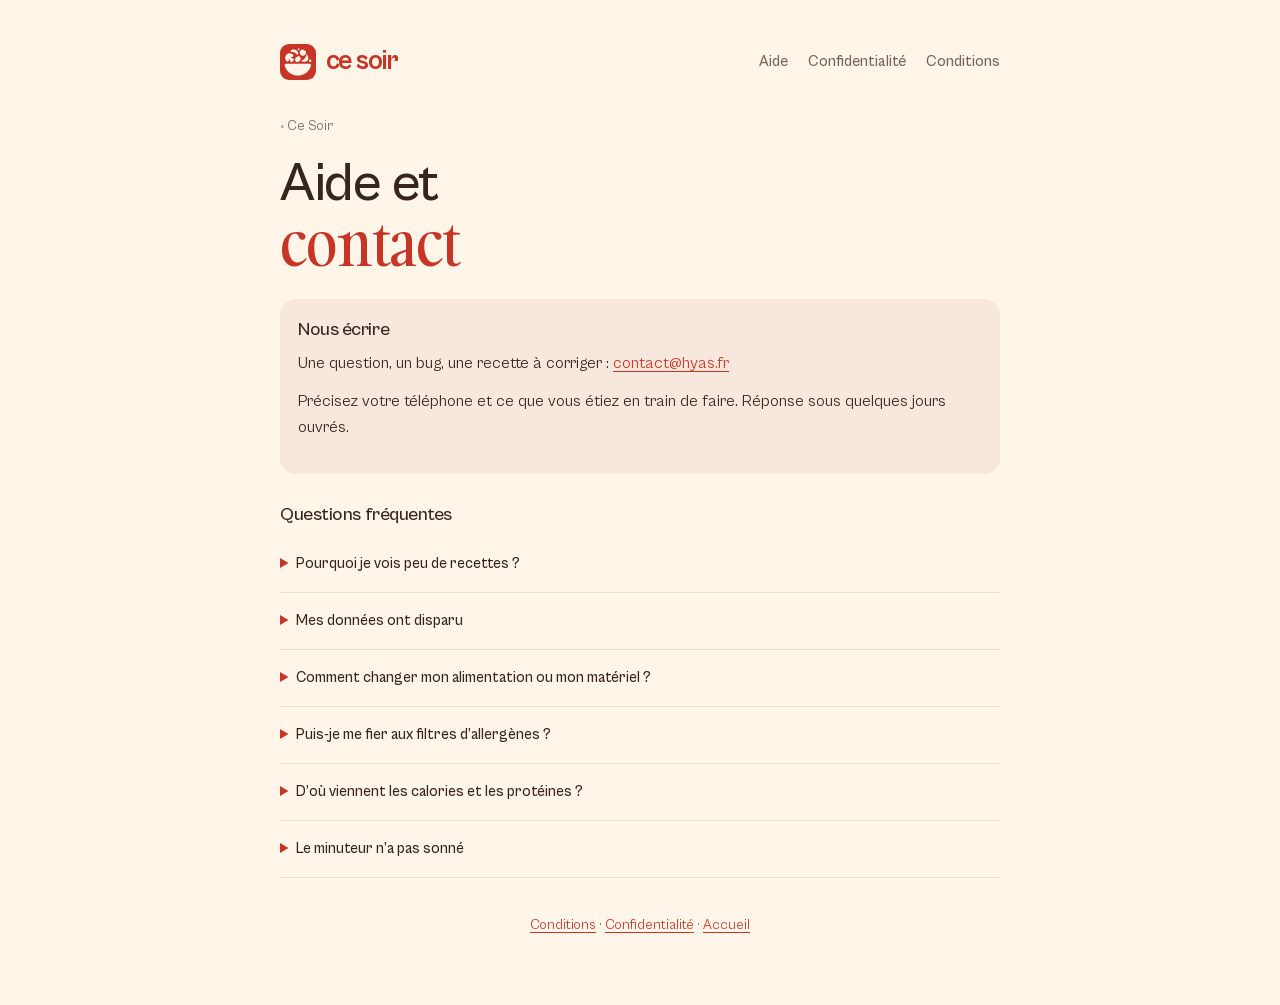
<file: support.html>
<!doctype html>
<html lang="fr">
<head>
  <meta charset="utf-8">
  <meta name="viewport" content="width=device-width, initial-scale=1, viewport-fit=cover">
  <meta name="theme-color" content="#fff6e9">
  <title>Aide & contact · Ce Soir</title>
  <meta name="description" content="Aide, questions fréquentes et contact de l’application Ce Soir.">
  <link rel="icon" href="favicon.ico" sizes="any">
  <link rel="icon" href="assets/app-icon.svg" type="image/svg+xml">
  <link rel="apple-touch-icon" href="assets/app-icon-192.png">
  <link rel="stylesheet" href="v1.css">
  <link rel="stylesheet" href="pages.css">
</head>
<body>
  <div class="app-shell">
    <header class="app-header"><a href="./" class="brand site-brand" aria-label="Ce Soir, accueil"><img src="assets/app-icon.svg" alt="" width="36" height="36">ce soir</a><nav class="site-nav"><a href="support.html">Aide</a><a href="confidentialite.html">Confidentialité</a><a href="conditions.html">Conditions</a></nav></header>
    <main class="app-main legal">
      <a href="./" class="back-link">‹ Ce Soir</a>
      <div class="page-heading"><h1>Aide et <em>contact</em></h1></div>

      <section class="contact-card">
        <h2>Nous écrire</h2>
        <p>Une question, un bug, une recette à corriger : <a href="mailto:contact@hyas.fr?subject=Ce%20Soir">contact@hyas.fr</a></p>
        <p class="hint">Précisez votre téléphone et ce que vous étiez en train de faire. Réponse sous quelques jours ouvrés.</p>
      </section>

      <h2>Questions fréquentes</h2>
      <details class="explain"><summary>Pourquoi je vois peu de recettes ?</summary><p>Ce Soir ne propose que ce qui est faisable ce soir : dans le temps choisi, avec votre matériel et votre alimentation. Ajoutez du temps, passez à « Un peu de cuisine » ou cochez votre four dans Compte pour en voir davantage.</p></details>
      <details class="explain"><summary>Mes données ont disparu</summary><p>Elles sont enregistrées sur votre appareil. Vider les données du navigateur, désinstaller l’app ou changer de téléphone les efface. Pensez à « Compte → Sauvegarder mes données », puis « Restaurer une sauvegarde » sur le nouvel appareil.</p></details>
      <details class="explain"><summary>Comment changer mon alimentation ou mon matériel ?</summary><p>Onglet Compte → Mes habitudes. Vos allergènes et ingrédients à éviter se trouvent dans « À éviter ».</p></details>
      <details class="explain"><summary>Puis-je me fier aux filtres d’allergènes ?</summary><p>Ils sont indicatifs. Les compositions et les traces varient selon les marques : vérifiez toujours les étiquettes. En cas d’allergie sévère, demandez conseil à un professionnel de santé.</p></details>
      <details class="explain"><summary>D’où viennent les calories et les protéines ?</summary><p>Ce sont des estimations par portion calculées à partir de la table Ciqual 2025 de l’Anses. Le détail est accessible dans chaque recette, avec le bouton d’information.</p></details>
      <details class="explain"><summary>Le minuteur n’a pas sonné</summary><p>Le minuteur fonctionne tant que l’app reste ouverte à l’écran. Ce n’est pas une alarme système : gardez un œil sur la cuisson.</p></details>


      <p class="legal-links"><a href="conditions.html">Conditions</a> · <a href="confidentialite.html">Confidentialité</a> · <a href="./">Accueil</a></p>
    </main>
  </div>
</body>
</html>
</file>
<file: v1.css>
@font-face{font-family:Cabinet;src:url('assets/cabinet-regular.woff2') format('woff2');font-weight:400;font-display:swap}
@font-face{font-family:Cabinet;src:url('assets/cabinet-medium.woff2') format('woff2');font-weight:500;font-display:swap}
@font-face{font-family:Cabinet;src:url('assets/cabinet-bold.woff2') format('woff2');font-weight:700;font-display:swap}
@font-face{font-family:Gambarino;src:url('assets/gambarino.woff2') format('woff2');font-weight:400;font-display:swap}
:root{--red:#c73527;--red-dark:#a6271d;--cream:#fff6e9;--paper:#fffdf8;--ink:#36251e;--muted:#75645a;--line:#e9ded0;--blush:#f8e7dc;--green:#46623d;color-scheme:light;font-family:Cabinet,Arial,sans-serif;color:var(--ink);background:var(--cream);font-synthesis:none}
*{box-sizing:border-box}html{scroll-behavior:smooth;scroll-padding-top:80px}body{margin:0;font-size:16px;line-height:1.45;-webkit-tap-highlight-color:transparent}button,input,select,textarea{font:inherit;color:inherit}button,a,input,summary{touch-action:manipulation}button{cursor:pointer;border:0;background:none}button:disabled{opacity:.4;cursor:not-allowed}a{color:inherit;text-decoration:none}button svg,a svg{flex-shrink:0}svg{vertical-align:middle}img{display:block;width:100%;object-fit:cover}h1,h2,h3,p{margin:0}h2,h3,strong{font-weight:500}h1{font-weight:500;line-height:1.02;letter-spacing:-1.3px;font-size:2.65rem}h2{font-size:1.4rem;line-height:1.2;letter-spacing:-.45px}h3{font-size:1.12rem;line-height:1.2}p{line-height:1.5}em{font-family:Gambarino,Georgia,serif;font-style:normal;font-weight:400}h1 em{color:var(--red);display:block;font-size:1.12em;letter-spacing:-1px}button:focus-visible,a:focus-visible,summary:focus-visible,input:focus-visible,select:focus-visible{outline:3px solid #9a4d37;outline-offset:4px}h1:focus{outline:none}[hidden]{display:none!important}input[type=checkbox]{width:20px;height:20px;accent-color:var(--red);flex-shrink:0;margin:0;cursor:pointer}input:not([type=checkbox]):not([type=file]),select{width:100%;min-height:50px;background:var(--paper);border:1px solid var(--line);border-radius:12px;padding:12px 14px;font-size:1rem}select{padding-right:32px}fieldset{border:0;margin:22px 0;padding:0}legend{font-size:1rem;font-weight:500;margin-bottom:12px}summary{cursor:pointer;font-weight:500;min-height:44px;align-content:center}summary::marker{color:var(--red)}.sr-only{position:absolute!important;width:1px;height:1px;padding:0;margin:-1px;overflow:hidden;clip:rect(0,0,0,0);white-space:nowrap;border:0}.skip-link{position:fixed;top:-70px;left:12px;z-index:200;background:var(--red);color:white;padding:12px}.skip-link:focus{top:8px}
.app-shell{max-width:480px;margin:0 auto;min-height:100dvh;background:var(--cream)}.app-header{height:74px;display:flex;align-items:center;justify-content:space-between;padding:env(safe-area-inset-top,0) 24px 0;max-width:480px;margin:auto}.brand{font-size:2rem;color:var(--red);font-weight:700;letter-spacing:-1.6px;line-height:1}.avatar{width:37px;height:37px;border:1px solid var(--line);background:var(--paper);border-radius:50%;display:grid;place-items:center;font-size:1rem;color:var(--red)}.app-main{padding:12px 24px 118px;min-height:calc(100dvh - 74px)}
/* Clavier ouvert : le menu flottant s'efface et le contenu reprend la place. */
html.kb-open .bottom-nav{display:none}
html.kb-open .app-main{padding-bottom:calc(24px + var(--kb,0px))}
html.kb-open .sticky-bottom{bottom:var(--kb,0px)}
input[type=search],input[type=text],textarea{scroll-margin-top:84px}.page-heading{margin:9px 0 24px}.page-heading p{margin-top:14px;color:var(--muted);font-size:1rem}.bottom-nav{position:fixed;z-index:20;bottom:calc(12px + env(safe-area-inset-bottom));left:50%;transform:translateX(-50%);width:calc(100% - 32px);max-width:448px;display:grid;grid-template-columns:repeat(4,1fr);gap:4px;padding:6px;background:var(--paper);border:1px solid var(--line);border-radius:28px;box-shadow:0 8px 24px rgba(54,37,30,.10)}.bottom-nav a{display:flex;flex-direction:column;align-items:center;justify-content:center;gap:3px;min-height:52px;border-radius:22px;color:var(--muted);font-size:.75rem;transition:background .15s,color .15s}.bottom-nav a[aria-current]{color:var(--red);background:var(--blush)}.bottom-nav a[aria-current] svg{stroke-width:2}.connection-status{background:var(--blush);padding:8px 24px;font-size:.8125rem;color:var(--red-dark)}
.button{display:inline-flex;justify-content:center;align-items:center;gap:12px;min-height:52px;padding:14px 19px;border-radius:13px;font-size:1rem;font-weight:500;text-align:center;line-height:1.25;box-shadow:none;background-image:none}.primary{background:var(--red);color:var(--paper);border:1px solid var(--red)}.primary:hover{background:var(--red-dark);border-color:var(--red-dark)}.secondary{border:1px solid #d8c7b7;background:transparent;color:var(--ink)}.secondary:hover{background:var(--blush)}.full{width:100%}.button+.button{margin-top:12px}.button:active{filter:brightness(.96)}.text-link{font-size:.9rem;color:var(--red);font-weight:500;min-height:44px;display:inline-flex;align-items:center;justify-content:center;gap:7px;padding:8px 0}.icon-button{width:44px;height:44px;min-width:44px;display:inline-grid;place-items:center;border-radius:50%;padding:10px}.icon-button:hover{background:var(--blush)}.heart.on{color:var(--red)}.heart.on svg{fill:var(--red);stroke:var(--red)}.overline{font-size:.75rem;letter-spacing:1.15px;text-transform:uppercase;color:var(--red);font-weight:500}.small{font-size:.875rem}.muted{color:var(--muted)}.hint{font-size:.8125rem;color:var(--muted);line-height:1.5;margin:8px 0 14px}.hint svg{margin-right:3px}.centered{text-align:center}.label{font-size:.9375rem;font-weight:500;display:block;margin:18px 0 10px}.field-head,.row-between{display:flex;align-items:center;justify-content:space-between;gap:12px}.field-head h2{font-size:1.25rem}.meta{display:flex;gap:13px;align-items:center;flex-wrap:wrap;color:var(--muted);font-size:.8125rem}.meta span{display:inline-flex;align-items:center;gap:4px}.back-link{display:inline-flex;align-items:center;gap:3px;font-size:.875rem;color:var(--muted);min-height:44px}.section-title{font-size:1.3rem;margin:28px 0 18px}
.home-photo{display:block;position:relative;border-radius:18px;height:178px;overflow:hidden;margin-bottom:22px}.home-photo img{height:100%;object-position:50% 48%}.photo-note{position:absolute;inset:auto auto 12px 12px;background:var(--cream);max-width:68%;padding:12px 14px;border-radius:10px}.photo-note small{font-size:.75rem;color:var(--red);display:block;margin-bottom:5px}.photo-note strong{display:block;font-size:1.04rem;line-height:1.1}.photo-note>span{display:flex;align-items:center;justify-content:space-between;gap:20px;color:var(--muted);font-size:.75rem;margin-top:8px}.evening-controls{margin-bottom:12px}.portions{display:flex;align-items:center;justify-content:space-between;gap:3px;white-space:nowrap;background:#f4e9db;border-radius:30px;min-width:123px}.portions .icon-button{width:34px;height:36px;min-width:34px;padding:8px}.portions>span{font-size:1rem}.portions small{font-size:.75rem;color:var(--muted)}.segments{display:grid;grid-template-columns:repeat(4,1fr);gap:5px;border-radius:13px;background:#f2e7d9;padding:4px}.segments button{min-height:42px;padding:7px 2px;border-radius:9px;font-size:.9375rem}.segments .selected{background:var(--paper);color:var(--red)}.energy{display:grid;grid-template-columns:1fr 1.2fr;gap:9px}.energy button{padding:12px 7px;min-height:47px;font-size:.9rem;border:1px solid var(--line);border-radius:12px;background:var(--paper)}.energy .selected{color:var(--red);border-color:var(--red);background:var(--blush)}.pantry-link{display:flex;align-items:center;gap:12px;margin:12px 0;padding:13px 0}.pantry-link>svg:first-child{color:var(--red)}.pantry-link>span{flex:1}.pantry-link strong{font-size:.92rem;display:block}.pantry-link small{display:block;color:var(--muted);font-size:.8125rem;margin-top:2px}.home-bottom{text-align:center;padding-top:7px}.resume{width:100%;display:flex;align-items:center;gap:12px;padding:14px;background:var(--blush);border-radius:14px;text-align:left;margin-bottom:18px;font-size:.8rem;color:var(--red)}.resume span{flex:1}.resume strong{display:block;font-size:.92rem;color:var(--ink);margin-top:2px}
.result-top{display:flex;justify-content:space-between;font-size:.875rem;color:var(--muted);margin-bottom:12px}.dinner-card{border-radius:18px;overflow:hidden;background:var(--paper)}.dinner-image{height:230px}.dinner-content{padding:12px 20px 22px}.dinner-content h2{font-family:Gambarino;font-size:2rem;line-height:1.02;letter-spacing:-.6px;margin-bottom:14px}.dinner-content>p{font-size:.9375rem;color:var(--muted);margin-top:13px}.match{display:flex;align-items:flex-start;gap:9px;background:var(--cream);border-radius:10px;padding:13px;margin:20px 0;color:var(--red)}.match strong{font-size:.875rem;display:block;color:var(--ink)}.match small{font-size:.8125rem;display:block;margin-top:5px;line-height:1.4;color:var(--muted)}.match.complete{color:var(--green)}.result-actions{display:flex;flex-direction:column;gap:4px;margin-top:16px}.explain{margin:20px 0;font-size:.875rem}.explain summary{color:var(--muted)}.explain p{margin:10px 0;color:var(--muted)}
.search-tools{display:flex;align-items:center;gap:10px}.search-box{display:flex;align-items:center;gap:9px;flex:1;background:var(--paper);border:1px solid var(--line);border-radius:12px;padding:0 13px;min-width:0}.search-box svg{color:var(--muted);flex-shrink:0}.search-box input:not([type=checkbox]){border:0;background:transparent;min-width:0;padding:13px 0;outline-offset:1px}.filter-button{border:1px solid var(--line);border-radius:12px;height:50px;width:48px}.quick-filters{display:flex;gap:8px;margin:15px 0}.chip{border:1px solid var(--line);border-radius:30px;padding:10px 14px;white-space:nowrap;font-size:.875rem;min-height:42px;display:inline-flex;gap:6px;align-items:center;background:transparent}.chip.selected{background:var(--red);border-color:var(--red);color:var(--paper)}.list-label{color:var(--muted);font-size:.8125rem;margin:21px 0 4px}.recipe-list{display:flex;flex-direction:column}.recipe-row{display:grid;grid-template-columns:94px 1fr 32px;gap:13px;padding:18px 0;border-bottom:1px solid var(--line);align-items:center}.recipe-row:last-child{border:0}.recipe-row .row-image{height:102px;border-radius:12px;overflow:hidden;background:var(--blush)}.recipe-row img{height:100%;object-position:center}.recipe-row h3{font-size:1.13rem;line-height:1.1;margin:5px 0 10px}.recipe-row .overline{font-size:.75rem;letter-spacing:.8px}.recipe-row .icon-button{align-self:start;min-width:34px;width:34px;height:38px;padding:7px}.recipe-row .meta{font-size:.75rem;gap:8px}.recipe-row p{margin-top:7px}.recipe-row.text-recipe{grid-template-columns:1fr 32px;min-height:124px;padding-left:0}.recipe-row .absent{display:none}.empty{text-align:center;padding:35px 8px 28px}.empty-symbol{display:grid;place-items:center;width:64px;height:64px;border-radius:50%;background:var(--blush);color:var(--red);margin:0 auto 20px}.empty h2{font-family:Gambarino;font-size:1.9rem;line-height:1.1}.empty p{color:var(--muted);margin:14px 0 22px;font-size:.9375rem}
.page-tabs{display:flex;gap:8px;padding:4px;background:#f2e7d9;border-radius:12px;margin:0 0 22px}.page-tabs a{flex:1;text-align:center;font-size:.9375rem;padding:10px;border-radius:9px}.page-tabs .active{background:var(--paper);color:var(--red)}.pantry-tools{display:flex;align-items:center;justify-content:space-between;margin:10px 0;color:var(--muted);font-size:.8125rem}.pantry-tools .text-link{font-size:.8125rem}.category-strip{display:flex;overflow:auto;gap:7px;margin:0 -24px 18px;padding:0 24px 7px;scrollbar-width:none}.category-strip::-webkit-scrollbar{display:none}.ingredient-grid{display:grid;grid-template-columns:1fr 1fr;gap:9px}.ingredient-tile{position:relative;display:flex;min-width:0;align-items:center;background:var(--paper);border:1px solid var(--line);border-radius:12px;min-height:66px}.ingredient-pick{flex:1;min-width:0;display:flex;align-items:center;gap:8px;text-align:left;font-size:.875rem;padding:14px 10px;min-height:64px}.ingredient-pick>span:first-child{flex:1;line-height:1.2}.pick-check{width:19px;height:19px;color:var(--muted);flex-shrink:0}.ingredient-tile.picked{border-color:#db8c7e;background:#f9e9df}.picked .pick-check{color:var(--red)}.priority-toggle{padding:0 9px 0 2px;min-height:44px;color:var(--muted)}.priority-toggle.on{color:var(--red)}.priority-toggle.on svg{fill:#efc0b4}.sticky-bottom{position:sticky;z-index:10;bottom:0;background:var(--cream);padding:12px 0 calc(90px + env(safe-area-inset-bottom));margin:18px 0 calc(-90px - env(safe-area-inset-bottom))}.shopping-item{display:flex;align-items:center;padding:16px 0;border-bottom:1px solid var(--line)}.shopping-item label{display:flex;align-items:center;gap:13px;flex:1;cursor:pointer;min-height:44px}.shopping-item small{display:block;color:var(--muted);font-size:.8125rem;margin-top:3px}.shopping-item.done label span{text-decoration:line-through;color:var(--muted)}.shopping-list{margin-bottom:24px}
.profile-card{display:flex;align-items:center;gap:14px;padding:22px 18px;background:var(--blush);border-radius:16px}.avatar.large{width:57px;height:57px;min-width:57px;font-family:Gambarino;font-size:1.8rem;background:var(--cream);border:0}.profile-card>div{flex:1;min-width:0}.profile-card h2{font-size:1.3rem;word-break:break-word}.profile-card p{font-size:.75rem;color:var(--muted);margin-top:4px}.profile-card>.icon-button{width:30px;min-width:30px;padding:4px}.account-stats{display:grid;grid-template-columns:repeat(3,1fr);margin:24px 0 32px}.stat{display:flex;flex-direction:column;align-items:center;gap:3px;text-align:center;min-height:63px}.stat strong{font-family:Gambarino;font-size:2rem;color:var(--red);line-height:1}.stat span{font-size:.8125rem;color:var(--muted)}.check-grid{display:grid;grid-template-columns:1fr 1fr;gap:9px}.check-chip{display:flex;align-items:center;gap:8px;min-height:48px;padding:10px 8px;background:var(--paper);border:1px solid var(--line);border-radius:10px;font-size:.875rem;cursor:pointer}.check-chip:has(input:checked){border-color:#d69181;background:var(--blush)}.preference-details{margin:20px 0 26px}.preference-details summary{display:list-item}.preference-details summary span{float:right;color:var(--red)}.exclusion-options{max-height:245px;overflow:auto;background:var(--paper);border:1px solid var(--line);border-radius:12px;margin-top:10px;padding:6px 14px}.exclusion-option{display:flex;align-items:center;gap:10px;min-height:42px;font-size:.875rem}.settings-links{margin-top:32px}.settings-row{display:flex;align-items:center;gap:12px;width:100%;min-height:58px;padding:12px 0;text-align:left;font-size:.9375rem;cursor:pointer}.settings-row>span{flex:1}.settings-row>svg:first-child{color:var(--muted)}.settings-row.danger,.settings-row.danger>svg{color:var(--red-dark)}.app-version{color:var(--muted);text-align:center;font-size:.8125rem;margin:34px 0 0;line-height:1.8}
.detail-toolbar{display:flex;align-items:center;justify-content:space-between;margin:-3px 0 13px}.detail-actions{display:flex;gap:6px}.detail-photo{height:255px;border-radius:17px;margin-bottom:24px}.detail-title h1{font-family:Gambarino;font-size:2.5rem;line-height:1.04;letter-spacing:-.7px;margin:10px 0 15px}.detail-title>p{color:var(--muted);font-size:1rem;margin-bottom:18px}.nutrition-head{display:flex;align-items:center;justify-content:space-between;margin-top:27px}.nutrition-head h2{font-size:1.18rem}.nutrition-head+.hint{margin-top:-2px}.nutrition-grid{display:grid;grid-template-columns:repeat(4,1fr);background:var(--blush);border-radius:13px;padding:17px 6px;margin-bottom:30px}.nutrition-grid>div{text-align:center}.nutrition-grid strong{font-size:1.22rem;display:block;color:var(--red-dark)}.nutrition-grid strong small{font-size:.75rem}.nutrition-grid span{font-size:.75rem;color:#725044;display:block;margin-top:4px}.recipe-ingredients{margin-bottom:35px}.ingredient-checklist{list-style:none;padding:0;margin:10px 0 20px}.ingredient-checklist li{display:flex;align-items:center;gap:8px;min-height:70px;border-bottom:1px solid var(--line);padding:12px 0}.ingredient-checklist label{display:flex;align-items:center;gap:11px;flex:1;cursor:pointer}.ingredient-checklist label>span{font-size:.95rem;line-height:1.2}.ingredient-checklist label small{display:block;font-size:.8125rem;color:var(--muted);margin-top:5px}.ingredient-checklist label:has(input:checked)>span{text-decoration:line-through;opacity:.55}.available,.to-buy{font-size:.75rem;white-space:nowrap;color:var(--green)}.to-buy{color:var(--muted)}.method>h2{font-size:1.25rem}.method ol{padding:0;list-style:none;margin:22px 0}.method li{display:flex;align-items:flex-start;gap:13px;margin:0 0 25px}.step-number{width:28px;height:28px;min-width:28px;background:var(--blush);color:var(--red);border-radius:50%;display:grid;place-items:center;font-family:Gambarino;font-size:1rem}.method h3{font-size:1.04rem;margin:3px 0 9px}.method li p{font-size:.9375rem;color:var(--muted);line-height:1.55}.photo-caption{font-size:.75rem;color:var(--muted);margin-top:23px}.warning{padding:14px 16px;background:#f6ded2;border-radius:12px;margin:22px 0;color:#843324;font-size:.875rem}.warning p{margin-top:7px}
dialog{position:fixed;inset:auto 0 0;margin:0 auto;width:100%;max-width:480px;max-height:92dvh;padding:0;border:0;border-radius:24px 24px 0 0;background:var(--cream);color:var(--ink);overscroll-behavior:contain}dialog::backdrop{background:rgba(54,37,30,.42)}body:has(dialog[open]){overflow:hidden}.sheet-head{position:sticky;top:0;z-index:2;display:flex;align-items:center;justify-content:space-between;gap:15px;padding:17px 20px 12px;background:var(--cream)}.sheet-head h2{font-family:Gambarino;font-size:1.65rem;line-height:1.05}.sheet-body{padding:8px 24px calc(30px + env(safe-area-inset-bottom))}.sheet-body>p{margin:8px 0 18px}.sheet-body>h3{margin-top:24px}.sheet-body a{color:var(--red);text-decoration:underline;text-underline-offset:3px}.sheet-body form>.button{margin-top:25px}.sheet-body form>.label:first-child{margin-top:8px}.check-line{display:flex;align-items:center;gap:10px;font-size:.9375rem;margin:22px 0}.sheet-body .explain{margin-bottom:0}.cooking-sheet{min-height:0}.cooking-progress{display:flex;justify-content:space-between;color:var(--muted);font-size:.8125rem;margin:20px 0 12px}progress{display:block;width:100%;height:4px;border:0;border-radius:5px;background:var(--line);accent-color:var(--red)}progress::-webkit-progress-bar{background:var(--line);border-radius:5px}progress::-webkit-progress-value{background:var(--red);border-radius:5px}progress::-moz-progress-bar{background:var(--red)}.cooking-title{font-family:Gambarino;font-size:2.6rem;letter-spacing:-.6px;line-height:1.06;margin:34px 0 20px}.instruction{font-size:1.12rem;line-height:1.6}.cooking-ingredients{padding:0;list-style:none}.cooking-ingredients li{display:flex;justify-content:space-between;gap:20px;padding:9px 0;font-size:.875rem}.cooking-ingredients strong{white-space:nowrap}.timer{text-align:center;background:var(--blush);border-radius:16px;padding:18px 15px;margin:20px 0 30px}.timer>strong{font-family:Gambarino;font-size:3.6rem;display:block;color:var(--red);font-weight:400;line-height:1.2;font-variant-numeric:tabular-nums}.timer>p{font-size:.8125rem;color:var(--muted);margin:9px 0 15px}.timer>div{display:flex;justify-content:center;gap:17px;align-items:center}.cooking-actions{display:flex;gap:10px;margin-top:28px}.cooking-actions .primary{flex:1}.cooking-actions .button+.button{margin-top:0}.finish{text-align:center;padding:30px 0}.finish>span{display:grid;place-items:center;width:75px;height:75px;margin:0 auto 25px;background:var(--blush);border-radius:50%;color:var(--red)}.finish h3{font-family:Gambarino;font-size:2.8rem;margin-bottom:15px}.finish p{margin:12px 0}.finish .button{margin-top:16px}#toast{position:fixed;z-index:100;left:50%;bottom:calc(100px + env(safe-area-inset-bottom));transform:translate(-50%,15px);width:calc(100% - 40px);max-width:420px;background:var(--ink);color:var(--paper);padding:14px 18px;border-radius:12px;font-size:.875rem;opacity:0;pointer-events:none;transition:opacity .2s,transform .2s;line-height:1.4}#toast.visible{opacity:1;transform:translate(-50%,0)}
@media(min-width:600px){body{background:#eaded0}.app-shell{box-shadow:0 0 70px #5d392b0d}.app-main{padding-top:14px}dialog{bottom:0}.home-photo{height:200px}}
@media(max-width:360px){.app-header{padding-left:18px;padding-right:18px}.app-main{padding-left:18px;padding-right:18px}h1{font-size:2.4rem}.home-photo{height:160px}.photo-note{max-width:72%}.page-heading{margin-bottom:20px}.quick-filters{gap:5px}.chip{font-size:.8125rem;padding:10px 11px}.recipe-row{grid-template-columns:76px 1fr 27px;gap:10px}.recipe-row .row-image{height:95px}.recipe-row h3{font-size:1.02rem}.recipe-row .meta{font-size:.75rem;gap:5px}.ingredient-grid{gap:7px}.ingredient-pick{font-size:.875rem;padding:12px 8px}.pick-check{width:15px}.priority-toggle{padding-right:6px}.category-strip{margin-left:-18px;margin-right:-18px;padding-left:18px;padding-right:18px}.check-chip{font-size:.875rem;gap:6px;padding-left:6px}.nutrition-grid{padding:15px 2px}.nutrition-grid strong{font-size:1.1rem}.detail-photo{height:215px}.sheet-body{padding-left:20px;padding-right:20px}}
.app-main:has(.evening-controls) .page-heading{margin-top:0;margin-bottom:20px}.app-main:has(.evening-controls) .page-heading h1{font-size:2.4rem}.app-main:has(.evening-controls) .page-heading p{margin-top:11px}.app-main:has(.evening-controls) .home-photo{height:140px;margin-bottom:18px}.app-main:has(.evening-controls) .label{margin-top:14px}.segments{grid-template-columns:repeat(5,1fr)}.app-main:focus{outline:none}.settings-row:focus-within{outline:3px solid #9a4d37;outline-offset:3px}
@media(max-width:360px) and (max-height:780px){.app-header{height:60px}.app-main:has(.evening-controls) .page-heading h1{font-size:2.1rem}.app-main:has(.evening-controls) .page-heading{margin-bottom:14px}.app-main:has(.evening-controls) .page-heading p{margin-top:8px;font-size:.9375rem}.app-main:has(.evening-controls) .home-photo{height:110px;margin-bottom:12px}.app-main:has(.evening-controls) .photo-note{inset:auto auto 8px 8px;padding:9px 10px;max-width:73%}.app-main:has(.evening-controls) .photo-note small{display:none}.app-main:has(.evening-controls) .photo-note strong{font-size:.9375rem}.app-main:has(.evening-controls) .label{margin-top:10px}.app-main:has(.evening-controls) .pantry-link{margin:8px 0;padding:10px 0}.app-main:has(.evening-controls) .energy button{min-height:44px;padding-top:10px;padding-bottom:10px}}
.also{margin-top:30px}.also h2{font-size:1.18rem;margin-bottom:2px}.basics-button{display:flex;align-items:center;gap:8px;width:100%;min-height:48px;padding:11px 14px;margin:0 0 14px;border:1px dashed #d8a99c;border-radius:12px;background:var(--blush);color:var(--red-dark);font-size:.875rem;text-align:left}
.sort-line{display:flex;align-items:center;gap:10px;font-size:.8125rem;color:var(--muted);margin:0 0 14px}.sort-line select{min-height:42px;padding:8px 32px 8px 12px;font-size:.875rem;color:var(--ink)}.step-needs{list-style:none;padding:12px 14px;margin:18px 0 0;background:var(--blush);border-radius:12px}.step-needs li{display:flex;justify-content:space-between;gap:16px;padding:5px 0;font-size:.9rem}.step-needs strong{white-space:nowrap;color:var(--red-dark)}.next-step{margin:18px 0 0;font-size:.875rem;color:var(--muted)}.next-step span{display:block;font-size:.75rem;letter-spacing:1px;text-transform:uppercase;color:var(--red);margin-bottom:3px}.cooking-sheet .sheet-head h2{font-family:Cabinet,Arial,sans-serif;font-size:.8125rem;letter-spacing:1px;text-transform:uppercase;color:var(--red);font-weight:500}.cooking-progress{align-items:center;gap:12px;margin:6px 0 0!important}.cooking-progress progress{flex:1}.instruction{font-family:Gambarino,Georgia,serif;font-size:1.6rem!important;line-height:1.22!important;letter-spacing:-.3px;margin:34px 0 0}.instruction-note{font-size:.9375rem;color:var(--muted);margin:14px 0 0}.step-needs.inline{display:flex;flex-wrap:wrap;gap:8px;background:none;padding:0;margin-top:22px}.step-needs.inline li{background:var(--blush);border-radius:30px;padding:7px 13px;gap:8px;font-size:.875rem}.cooking-sheet .timer{margin:26px 0 0;padding:14px}.cooking-sheet .timer>strong{font-size:3rem}.cooking-sheet .timer>div{margin-top:6px}.cooking-sheet .sheet-body>.instruction{margin:22px 0 0}.cooking-sheet .sheet-body>.instruction-note{margin:14px 0 0}.cooking-sheet .cooking-actions{position:sticky;bottom:0;margin-top:30px;background:var(--cream);padding:12px 0 calc(6px + env(safe-area-inset-bottom))}
.paywall-points{list-style:none;padding:0;margin:20px 0}.paywall-points li{display:flex;align-items:flex-start;gap:10px;padding:8px 0;font-size:1rem}.paywall-points svg{color:var(--red);margin-top:3px}.paywall-price{text-align:center;color:var(--muted);margin:22px 0 14px!important}.paywall-price strong{font-family:Gambarino,Georgia,serif;font-size:1.9rem;color:var(--ink);display:block;line-height:1.15}.text-link.full{display:flex;width:100%}
.to-top{position:fixed;z-index:30;top:calc(12px + env(safe-area-inset-top));left:50%;transform:translate(-50%,calc(-80px - env(safe-area-inset-top)));display:inline-flex;align-items:center;gap:6px;min-height:42px;padding:9px 16px;border-radius:30px;background:var(--ink);color:var(--paper);font-size:.875rem;font-weight:500;box-shadow:0 6px 18px rgba(54,37,30,.18);transition:transform .2s;pointer-events:none}.to-top.visible{transform:translate(-50%,0);pointer-events:auto}.to-top svg{transform:rotate(-90deg)}
@media(prefers-reduced-motion:reduce){html{scroll-behavior:auto}*{animation:none!important;transition:none!important}}

/* Onboarding : 4 étapes, avec un peu de mouvement pour donner le ton. */
.w-sheet .sheet-body{animation:wIn .34s cubic-bezier(.2,.8,.2,1) both}
@keyframes wIn{from{opacity:0;transform:translateY(10px)}to{opacity:1;transform:none}}
.w-dots{display:flex;gap:6px;justify-content:center;margin:0 0 18px}
.w-dot{width:6px;height:6px;border-radius:50%;background:rgba(54,37,30,.18);transition:width .3s,background .3s}
.w-dot.on{width:20px;background:var(--red)}
.w-lead{font-size:1.05rem;line-height:1.5;margin:0 0 18px}
.w-points{list-style:none;padding:0;margin:0 0 24px;display:grid;gap:12px}
.w-points li{display:flex;gap:10px;align-items:flex-start;line-height:1.4}
.w-points svg{flex:none;margin-top:2px;color:var(--red)}
.w-input{width:100%;box-sizing:border-box;margin:0 0 18px}
.w-grid{max-height:46dvh;overflow:auto;-webkit-overflow-scrolling:touch;padding:2px}
.w-pop{animation:wPop .3s cubic-bezier(.2,.8,.2,1) both}
@keyframes wPop{from{opacity:0;transform:scale(.94)}to{opacity:1;transform:none}}
.check-chip{transition:transform .14s,background .18s,border-color .18s}
.check-chip:active{transform:scale(.96)}
@media (prefers-reduced-motion:reduce){
 .w-sheet .sheet-body,.w-pop{animation:none}
 .check-chip{transition:none}
}

/* Choix de formule : l'annuel d'abord, le mensuel reste visible et libre. */
.plans{display:grid;gap:10px;margin:0 0 18px}
.plan{display:grid;gap:2px;text-align:left;width:100%;padding:14px 16px;border:1.5px solid rgba(54,37,30,.16);border-radius:16px;background:var(--paper);cursor:pointer;transition:border-color .18s,background .18s,transform .14s}
.plan:active{transform:scale(.99)}
.plan.on{border-color:var(--red);background:rgba(199,53,39,.05)}
.plan-nom{display:flex;align-items:center;gap:8px;font-weight:500}
.plan-eco{font-style:normal;font-size:.78rem;padding:2px 8px;border-radius:999px;background:var(--red);color:var(--cream)}
.plan-prix{font-family:Gambarino,serif;font-size:1.45rem;line-height:1.15}
.plan-detail{font-size:.85rem;opacity:.7}
@media (prefers-reduced-motion:reduce){.plan{transition:none}}

/* ——— Mouvement ———
   Discret et court : on souligne l'action, on ne fait pas attendre. */

/* Entrée de page, relancée à chaque changement de route. */
.app-main.entre>*{animation:monte .38s cubic-bezier(.2,.8,.2,1) both}
.app-main.entre>*:nth-child(2){animation-delay:.04s}
.app-main.entre>*:nth-child(3){animation-delay:.08s}
.app-main.entre>*:nth-child(4){animation-delay:.12s}
.app-main.entre>*:nth-child(n+5){animation-delay:.16s}
@keyframes monte{from{opacity:0;transform:translateY(12px)}to{opacity:1;transform:none}}

/* Listes de recettes : arrivée en cascade, plafonnée pour rester rapide. */
.recipe-list>*{animation:monte .34s cubic-bezier(.2,.8,.2,1) both}
.recipe-list>*:nth-child(2){animation-delay:.05s}
.recipe-list>*:nth-child(3){animation-delay:.1s}
.recipe-list>*:nth-child(4){animation-delay:.15s}
.recipe-list>*:nth-child(n+5){animation-delay:.2s}

/* Les feuilles montent depuis le bas, comme sur iOS. */
dialog[open] .sheet-body,dialog[open] .sheet-head{animation:feuille .36s cubic-bezier(.2,.8,.2,1) both}
@keyframes feuille{from{opacity:0;transform:translateY(16px)}to{opacity:1;transform:none}}

/* Retour tactile : tout ce qui se touche s'enfonce légèrement. */
.button,.settings-row,.dinner-card,.stat,.icon-button,.bottom-nav a,.bottom-nav button{transition:transform .14s ease,opacity .18s,background .18s}
.button:active,.settings-row:active,.dinner-card:active,.stat:active,.icon-button:active{transform:scale(.975)}

/* Photos : apparition en fondu une fois chargées, plus de saut sec. */
.dinner-card img,.recipe-list img{animation:apparait .45s ease both}
@keyframes apparait{from{opacity:0}to{opacity:1}}

@media (prefers-reduced-motion:reduce){
 .app-main.entre>*,.recipe-list>*,dialog[open] .sheet-body,dialog[open] .sheet-head,
 .dinner-card img,.recipe-list img{animation:none}
 .button,.settings-row,.dinner-card,.stat,.icon-button{transition:none}
 .button:active,.settings-row:active,.dinner-card:active,.stat:active,.icon-button:active{transform:none}
}

/* ===== Premier lancement plein écran (accueil.js) =====
   Mêmes composants que l'app (button, chip, overline, meta, hint) : pas de gras, pas de dégradé sombre. */
html.accueil-ouvert,html.accueil-ouvert body{overflow:hidden}
.accueil{position:fixed;inset:0;z-index:1000;background:var(--cream);overflow-y:auto;-webkit-overflow-scrolling:touch;animation:acApparait .4s ease both}
.accueil.sortie{animation:acSort .3s ease both}
.ac-ecran{min-height:100dvh;box-sizing:border-box;position:relative}
.ecran-accroche{overflow:hidden;height:100dvh}
.accueil em{font-style:normal;color:var(--red)}
.accueil .button[disabled]{opacity:.45}

/* Accroche : trois colonnes de plats qui défilent lentement, texte posé en bas */
.ac-fond{position:absolute;inset:-12% -30% 0;display:grid;grid-template-columns:repeat(3,1fr);gap:12px;transform:rotate(-7deg)}
.ac-col{display:flex;flex-direction:column;gap:12px;animation:acDefile 60s linear infinite}
.ac-col1{animation-direction:reverse;animation-duration:70s;margin-top:-40%}
.ac-col2{animation-duration:54s;margin-top:-18%}
.ac-col img{width:100%;aspect-ratio:3/4;object-fit:cover;border-radius:14px;display:block}
.ac-voile{position:absolute;inset:0;background:linear-gradient(to bottom,rgba(255,246,233,0) 15%,rgba(255,246,233,.8) 45%,var(--cream) 60%)}
.ac-accroche{position:absolute;left:0;right:0;bottom:0;padding:0 24px calc(28px + env(safe-area-inset-bottom))}
.ac-logo{width:60px;height:60px;border-radius:14px;margin-bottom:22px;animation:acMonte .7s .1s cubic-bezier(.2,.8,.2,1) both}
.ac-titre{font:400 clamp(2.9rem,12.5vw,4rem)/1 Gambarino,Georgia,serif;letter-spacing:-.02em;margin:0 0 14px;animation:acMonte .7s .2s cubic-bezier(.2,.8,.2,1) both}
.ac-sous{font-size:1.05rem;line-height:1.5;color:var(--muted);margin:0 0 24px;max-width:30ch;animation:acMonte .7s .3s cubic-bezier(.2,.8,.2,1) both}
.ac-accroche .button{animation:acMonte .7s .4s cubic-bezier(.2,.8,.2,1) both}

/* Pages */
.ac-page{display:flex;flex-direction:column;min-height:100dvh;box-sizing:border-box;padding:calc(26px + env(safe-area-inset-top)) 22px calc(20px + env(safe-area-inset-bottom))}
.ac-h2{font:400 clamp(2.2rem,9.5vw,2.9rem)/1.02 Gambarino,Georgia,serif;letter-spacing:-.02em;margin:8px 0 6px;animation:acMonte .5s cubic-bezier(.2,.8,.2,1) both}
.ac-grille{display:flex;flex-wrap:wrap;gap:8px;padding:4px 0 16px}
.ac-puce{cursor:pointer;color:var(--ink);font:inherit;font-size:.9375rem;transition:background .2s,color .2s,border-color .2s;animation:acApparait .4s ease both}
.accueil .chip.selected{background:var(--red);border-color:var(--red);color:var(--paper)} /* même sélection que dans l’app */
.ac-bas{position:sticky;bottom:calc(10px + env(safe-area-inset-bottom));margin-top:auto;background:var(--cream);padding-top:10px;box-shadow:0 -14px 18px var(--cream)}
.ac-apercu:not(:empty){margin-bottom:12px}
.ac-carte{display:flex;gap:14px;align-items:center;padding:10px;border:1px solid var(--line);border-radius:16px;background:var(--paper)}
.ac-carte.nouveau{animation:acMonte .4s cubic-bezier(.2,.8,.2,1) both}
.ac-carte img{width:70px;height:70px;border-radius:12px;object-fit:cover;flex:none}
.ac-carte .overline{margin:0}
.ac-carte-titre{margin:3px 0 4px;font:400 1.2rem/1.1 Gambarino,Georgia,serif}
.ac-carte .meta{margin:0}

/* Le plat : photo dans une carte à sa taille nette, titre de recette, infos discrètes */
.ac-plat>*{animation:acMonte .55s cubic-bezier(.2,.8,.2,1) both}
.ac-plat>:nth-child(2){animation-delay:.06s}.ac-plat>:nth-child(3){animation-delay:.14s}.ac-plat>:nth-child(4){animation-delay:.2s}
.ac-plat>:nth-child(n+5){animation-delay:.26s}
.ac-photo{margin:12px 0 18px;border-radius:18px;overflow:hidden;aspect-ratio:3/2;background:var(--blush)}
.ac-photo img{width:100%;height:100%;object-fit:cover;display:block;animation:acNet .9s ease both}
.ac-nom{font:400 2.2rem/1.04 Gambarino,Georgia,serif;letter-spacing:-.6px;margin:0 0 10px}
.ac-label{display:block;font-size:.875rem;color:var(--ink);margin:18px 0 8px}
.ac-puces{display:flex;flex-wrap:wrap;gap:8px}
.ac-actions{margin-top:auto;padding-top:24px}
.ac-etapes{list-style:none;margin:0;padding:0;border-top:1px solid var(--line)}
.ac-etapes li{display:flex;align-items:baseline;gap:12px;padding:11px 0;border-bottom:1px solid var(--line);font-size:.9375rem}
.ac-num{color:var(--red);font-size:.8125rem;min-width:14px}
.ac-etape{flex:1}
.ac-duree{color:var(--muted);font-size:.8125rem;white-space:nowrap}

/* Préférences */
.ac-form{display:flex;flex-direction:column;flex:1}
.ac-form .ac-label:first-child{margin-top:8px}
.ac-champ{width:100%;box-sizing:border-box;border:1px solid var(--line);border-radius:13px;background:var(--paper);padding:14px;font:inherit;font-size:1rem;color:var(--ink)}
.ac-opt{position:relative}
.ac-opt input{position:absolute;opacity:0;pointer-events:none}
.ac-opt .chip{cursor:pointer;transition:background .2s,color .2s,border-color .2s}
.ac-opt input:checked+.chip{background:var(--red);border-color:var(--red);color:var(--paper)}
.ac-opt input:focus-visible+.chip{outline:2px solid var(--red);outline-offset:2px}

@keyframes acSort{to{opacity:0}}
@keyframes acMonte{from{opacity:0;transform:translateY(14px)}to{opacity:1;transform:none}}
@keyframes acApparait{from{opacity:0}to{opacity:1}}
@keyframes acDefile{from{transform:translateY(0)}to{transform:translateY(-50%)}}
@keyframes acNet{from{opacity:0;transform:scale(1.04)}to{opacity:1;transform:none}}
@media (prefers-reduced-motion:reduce){.accueil,.accueil *{animation:none!important;transition:none!important}}
</file>
<file: pages.css>
.legal{padding-bottom:60px}.legal h2{font-size:1.18rem;margin:30px 0 10px}.legal p,.legal li{font-size:.9375rem;color:var(--muted);line-height:1.6}.legal p{margin:0 0 12px}.legal ul{padding-left:20px;margin:0 0 12px}.legal li{margin-bottom:8px}.legal strong{color:var(--ink)}.legal a{color:var(--red);text-decoration:underline;text-underline-offset:3px}.legal .back-link,.legal .brand{text-decoration:none}.legal .back-link{color:var(--muted)}.contact-card{background:var(--blush);border-radius:16px;padding:20px 18px;margin-bottom:8px}.contact-card h2{margin-top:0}.contact-card p{color:var(--ink)}.legal .explain{margin:0;border-bottom:1px solid var(--line);padding:6px 0}.legal .explain summary{color:var(--ink);font-size:.9375rem}.legal-links{margin-top:36px!important;text-align:center;font-size:.875rem!important}
/* Site public (cesoir.hyas.fr) : pages légales à la largeur de l'écran, pas dans le cadre « téléphone » de l'app */
body{background:var(--cream);padding:0}
.app-shell{max-width:760px;margin:0 auto;padding:0 20px;box-shadow:none;min-height:0}
.app-header{max-width:none;height:auto;margin:0;padding:32px 0 8px}
.app-main{padding:16px 0 56px;min-height:0}
.site-brand{display:flex;align-items:center;gap:10px;font-size:1.7rem;white-space:nowrap}
.site-brand img{width:36px;height:36px;flex:none;border-radius:9px;object-fit:cover}
.site-nav a{margin-left:20px;color:var(--muted);text-decoration:none;font-weight:500;font-size:.95rem}
.site-nav a:hover{color:var(--ink)}
.legal .page-heading h1{font-size:clamp(2.3rem,7vw,3.4rem)}
@media (max-width:560px){.site-nav{display:none}}
@media (min-width:880px){.app-header{padding-top:44px}.legal p,.legal li{font-size:1.02rem}}
.legal h3{font-size:1rem;margin:22px 0 8px;color:var(--ink)}.legal section#en{margin-top:44px;padding-top:8px;border-top:1px solid var(--line)}
</file>
